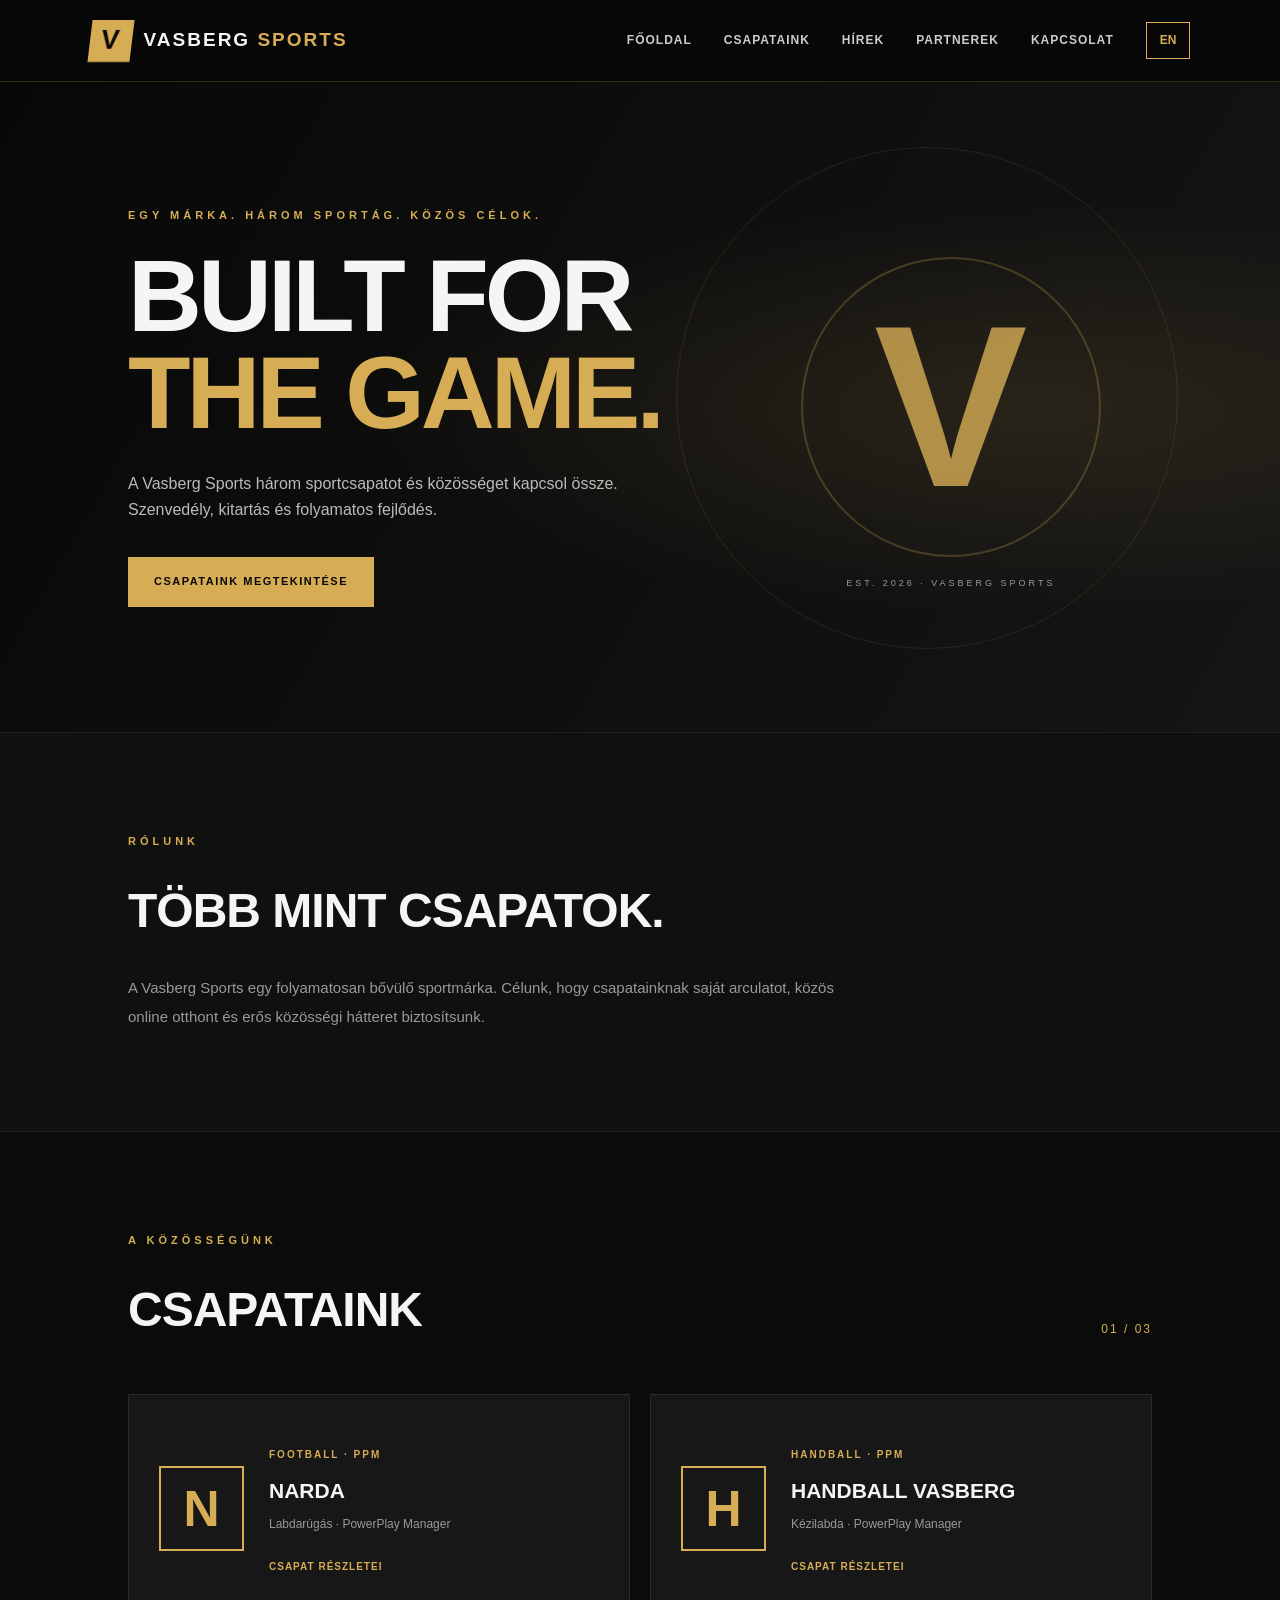
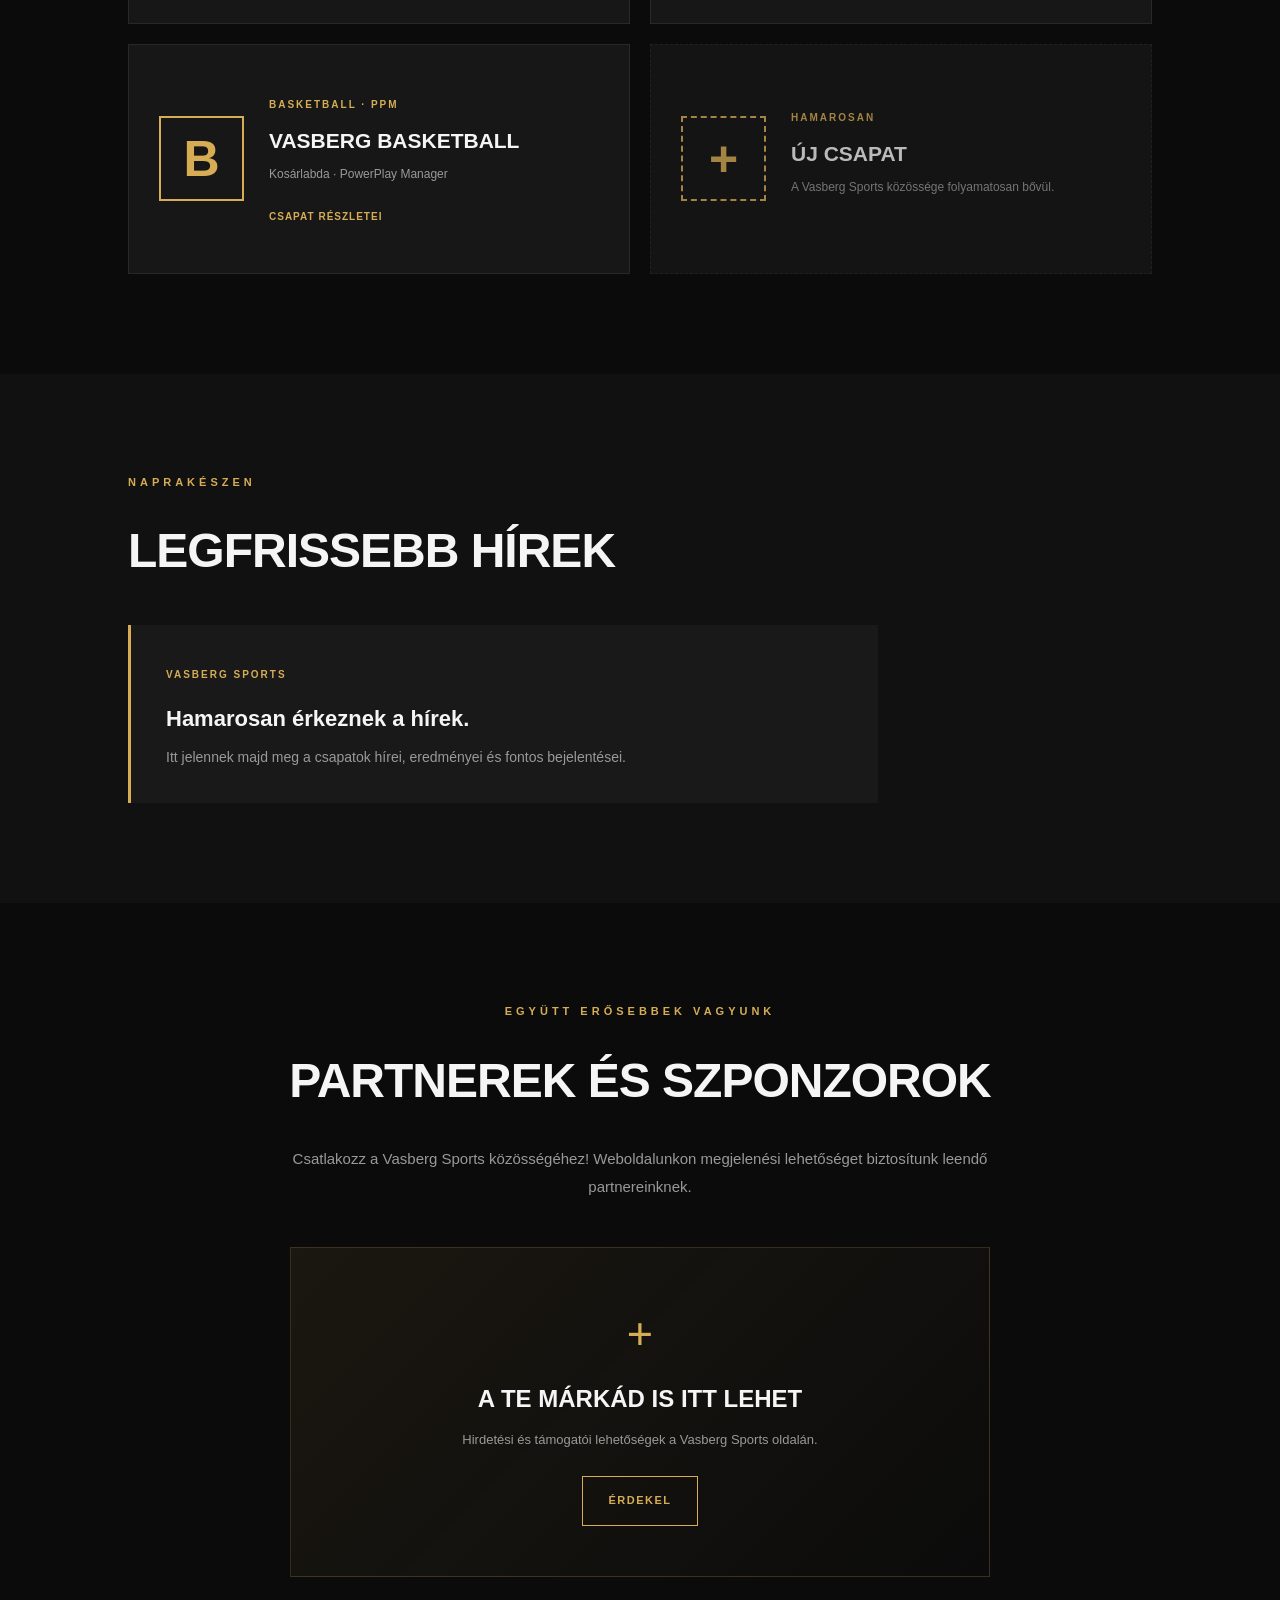
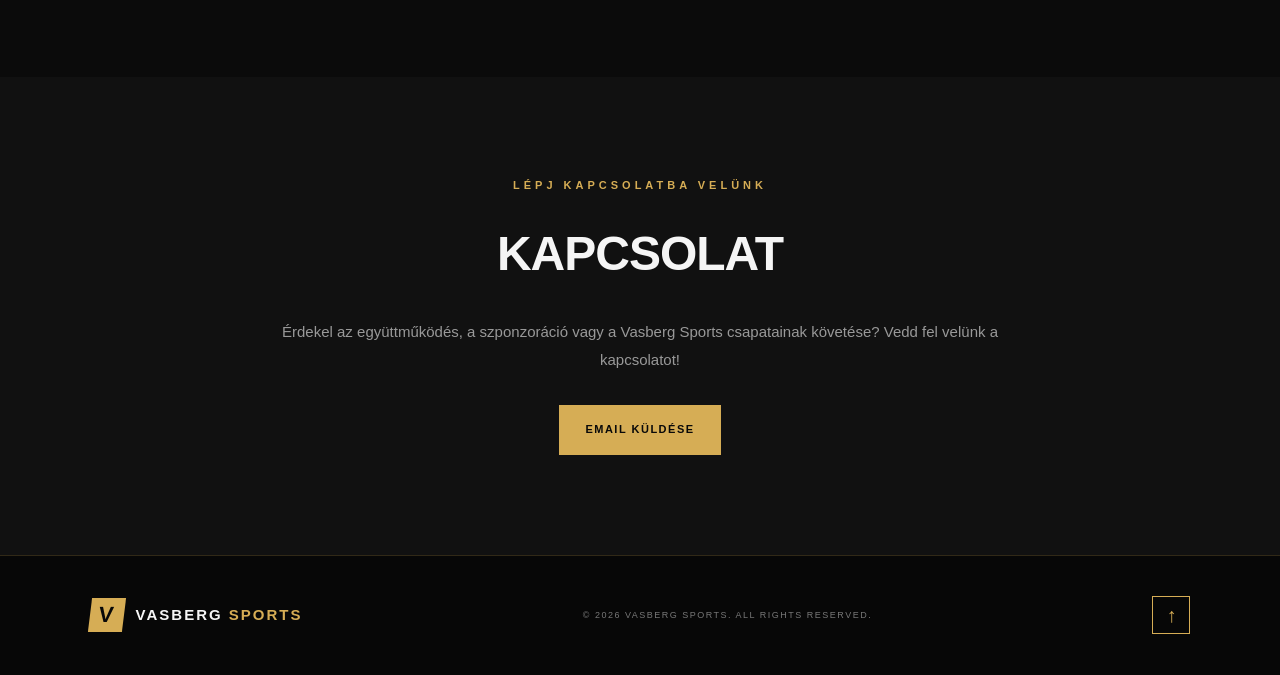
<file: index.html>
<!DOCTYPE html>
<html lang="hu">
<head>
  <meta charset="UTF-8">
  <meta name="viewport" content="width=device-width, initial-scale=1.0">
  <meta name="theme-color" content="#0b0b0b">
  <meta name="description" content="Vasberg Sports – Football, Handball and Basketball">
  <title>Vasberg Sports</title>
  <link rel="stylesheet" href="styles.css">
  <script src="script.js" defer></script>
</head>

 <script src="team-data.js"></script>
<body>

<header class="site-header">
  <a class="brand" href="index.html">
    <span class="brand-mark">V</span>
    <span>VASBERG <span class="gold">SPORTS</span></span>
  </a>

  <button class="menu-toggle" id="menuToggle" aria-label="Menu">☰</button>

  <nav class="nav" id="mainNav">
    <a href="#home" data-hu="Főoldal" data-en="Home">Főoldal</a>
    <a href="#clubs" data-hu="Csapataink" data-en="Our Clubs">Csapataink</a>
    <a href="#news" data-hu="Hírek" data-en="News">Hírek</a>
    <a href="#partners" data-hu="Partnerek" data-en="Partners">Partnerek</a>
    <a href="#contact" data-hu="Kapcsolat" data-en="Contact">Kapcsolat</a>
    <button class="language-toggle" id="languageToggle">EN</button>
  </nav>
</header>

<main>

<!-- HERO -->

<section class="hero" id="home">
  <div class="hero-content">
    <p class="eyebrow"
       data-hu="EGY MÁRKA. HÁROM SPORTÁG. KÖZÖS CÉLOK."
       data-en="ONE BRAND. THREE SPORTS. SHARED AMBITION.">
      EGY MÁRKA. HÁROM SPORTÁG. KÖZÖS CÉLOK.
    </p>

    <h1>BUILT FOR<br><span class="gold">THE GAME.</span></h1>

    <p class="hero-text"
       data-hu="A Vasberg Sports három sportcsapatot és közösséget kapcsol össze. Szenvedély, kitartás és folyamatos fejlődés."
       data-en="Vasberg Sports brings three sports teams and communities together. Passion, dedication and continuous progress.">
      A Vasberg Sports három sportcsapatot és közösséget kapcsol össze.
      Szenvedély, kitartás és folyamatos fejlődés.
    </p>

    <a class="button button-gold" href="#clubs"
       data-hu="CSAPATAINK MEGTEKINTÉSE"
       data-en="EXPLORE OUR TEAMS">
      CSAPATAINK MEGTEKINTÉSE
    </a>
  </div>

  <div class="hero-decoration">
    <span class="hero-v">V</span>
    <span class="hero-caption">EST. 2026 · VASBERG SPORTS</span>
  </div>
</section>

<!-- ABOUT -->

<section class="section intro" id="about">
  <p class="eyebrow" data-hu="RÓLUNK" data-en="WHO WE ARE">RÓLUNK</p>

  <h2 data-hu="TÖBB MINT CSAPATOK."
      data-en="MORE THAN JUST TEAMS.">
    TÖBB MINT CSAPATOK.
  </h2>

  <p class="section-text"
     data-hu="A Vasberg Sports egy folyamatosan bővülő sportmárka. Célunk, hogy csapatainknak saját arculatot, közös online otthont és erős közösségi hátteret biztosítsunk."
     data-en="Vasberg Sports is a growing sports brand. Our goal is to give our teams a shared online home, a distinctive identity and a strong community.">
    A Vasberg Sports egy folyamatosan bővülő sportmárka. Célunk, hogy
    csapatainknak saját arculatot, közös online otthont és erős közösségi hátteret biztosítsunk.
  </p>
</section>

<!-- CLUBS -->

<section class="section clubs-section" id="clubs">

  <div class="section-heading">
    <div>
      <p class="eyebrow" data-hu="A KÖZÖSSÉGÜNK" data-en="OUR COMMUNITY">
        A KÖZÖSSÉGÜNK
      </p>
      <h2 data-hu="CSAPATAINK" data-en="OUR CLUBS">CSAPATAINK</h2>
    </div>
    <span class="heading-number">01 / 03</span>
  </div>

  <div class="club-grid">

    <!-- NARDA FOOTBALL -->

    <article class="club-card">
      <div class="club-symbol">N</div>

      <div class="club-info">
        <span class="club-type">FOOTBALL · PPM</span>
        <h3>NARDA</h3>

        <p data-hu="Labdarúgás · PowerPlay Manager"
           data-en="Football · PowerPlay Manager">
          Labdarúgás · PowerPlay Manager
        </p>

        <a href="narda.html" class="text-link"
           data-hu="CSAPAT RÉSZLETEI"
           data-en="TEAM DETAILS">
          CSAPAT RÉSZLETEI ↗
        </a>
      </div>
    </article>

    <!-- HANDBALL VASBERG -->

    <article class="club-card">
      <div class="club-symbol">H</div>

      <div class="club-info">
        <span class="club-type">HANDBALL · PPM</span>
        <h3>HANDBALL VASBERG</h3>

        <p data-hu="Kézilabda · PowerPlay Manager"
           data-en="Handball · PowerPlay Manager">
          Kézilabda · PowerPlay Manager
        </p>

        <a href="handball.html" class="text-link"
           data-hu="CSAPAT RÉSZLETEI"
           data-en="TEAM DETAILS">
          CSAPAT RÉSZLETEI ↗
        </a>
      </div>
    </article>

    <!-- VASBERG BASKETBALL -->

    <article class="club-card">
      <div class="club-symbol">B</div>

      <div class="club-info">
        <span class="club-type">BASKETBALL · PPM</span>
        <h3>VASBERG BASKETBALL</h3>

        <p data-hu="Kosárlabda · PowerPlay Manager"
           data-en="Basketball · PowerPlay Manager">
          Kosárlabda · PowerPlay Manager
        </p>

        <a href="basketball.html" class="text-link"
           data-hu="CSAPAT RÉSZLETEI"
           data-en="TEAM DETAILS">
          CSAPAT RÉSZLETEI ↗
        </a>
      </div>
    </article>

    <!-- FUTURE TEAM -->

    <article class="club-card club-card-coming">
      <div class="club-symbol">+</div>

      <div class="club-info">
        <span class="club-type"
              data-hu="HAMAROSAN"
              data-en="COMING SOON">
          HAMAROSAN
        </span>

        <h3 data-hu="ÚJ CSAPAT" data-en="NEW TEAM">
          ÚJ CSAPAT
        </h3>

        <p data-hu="A Vasberg Sports közössége folyamatosan bővül."
           data-en="The Vasberg Sports community is growing.">
          A Vasberg Sports közössége folyamatosan bővül.
        </p>
      </div>
    </article>

  </div>
</section>

<!-- NEWS -->

<section class="section news-section" id="news">

  <p class="eyebrow" data-hu="NAPRAKÉSZEN" data-en="STAY UPDATED">
    NAPRAKÉSZEN
  </p>

  <h2 data-hu="LEGFRISSEBB HÍREK" data-en="LATEST NEWS">
    LEGFRISSEBB HÍREK
  </h2>

  <div class="news-placeholder">
    <span class="news-date">VASBERG SPORTS</span>

    <h3 data-hu="Hamarosan érkeznek a hírek."
        data-en="News and updates coming soon.">
      Hamarosan érkeznek a hírek.
    </h3>

    <p data-hu="Itt jelennek majd meg a csapatok hírei, eredményei és fontos bejelentései."
       data-en="Team news, results and important announcements will appear here.">
      Itt jelennek majd meg a csapatok hírei, eredményei és fontos bejelentései.
    </p>
  </div>
</section>

<!-- PARTNERS -->

<section class="section partners-section" id="partners">

  <p class="eyebrow"
     data-hu="EGYÜTT ERŐSEBBEK VAGYUNK"
     data-en="STRONGER TOGETHER">
    EGYÜTT ERŐSEBBEK VAGYUNK
  </p>

  <h2 data-hu="PARTNEREK ÉS SZPONZOROK"
      data-en="PARTNERS & SPONSORS">
    PARTNEREK ÉS SZPONZOROK
  </h2>

  <p class="section-text"
     data-hu="Csatlakozz a Vasberg Sports közösségéhez! Weboldalunkon megjelenési lehetőséget biztosítunk leendő partnereinknek."
     data-en="Join the Vasberg Sports community! We offer visibility opportunities for future partners on our website.">
    Csatlakozz a Vasberg Sports közösségéhez! Weboldalunkon megjelenési lehetőséget biztosítunk leendő partnereinknek.
  </p>

  <div class="sponsor-box">
    <span class="sponsor-plus">+</span>

    <h3 data-hu="A TE MÁRKÁD IS ITT LEHET"
        data-en="YOUR BRAND COULD BE HERE">
      A TE MÁRKÁD IS ITT LEHET
    </h3>

    <p data-hu="Hirdetési és támogatói lehetőségek a Vasberg Sports oldalán."
       data-en="Advertising and sponsorship opportunities with Vasberg Sports.">
      Hirdetési és támogatói lehetőségek a Vasberg Sports oldalán.
    </p>

    <a href="#contact" class="button button-outline"
       data-hu="ÉRDEKEL"
       data-en="GET IN TOUCH">
      ÉRDEKEL
    </a>
  </div>
</section>

<!-- CONTACT -->

<section class="section contact-section" id="contact">

  <p class="eyebrow"
     data-hu="LÉPJ KAPCSOLATBA VELÜNK"
     data-en="GET IN TOUCH">
    LÉPJ KAPCSOLATBA VELÜNK
  </p>

  <h2 data-hu="KAPCSOLAT" data-en="CONTACT">KAPCSOLAT</h2>

  <p class="section-text"
     data-hu="Érdekel az együttműködés, a szponzoráció vagy a Vasberg Sports csapatainak követése? Vedd fel velünk a kapcsolatot!"
     data-en="Interested in cooperation, sponsorship or following our teams? Get in touch with us!">
    Érdekel az együttműködés, a szponzoráció vagy a Vasberg Sports csapatainak követése? Vedd fel velünk a kapcsolatot!
  </p>

  <a class="button button-gold"
     href="mailto:contact@vasbergsports.com"
     data-hu="EMAIL KÜLDÉSE"
     data-en="SEND EMAIL">
    EMAIL KÜLDÉSE
  </a>

</section>

</main>

<!-- FOOTER -->

<footer class="site-footer">

  <a class="brand footer-brand" href="index.html">
    <span class="brand-mark">V</span>
    <span>VASBERG <span class="gold">SPORTS</span></span>
  </a>

  <p>© 2026 VASBERG SPORTS. ALL RIGHTS RESERVED.</p>

  <a href="#home" class="back-top">↑</a>

</footer>

</body>
</html>
</file>
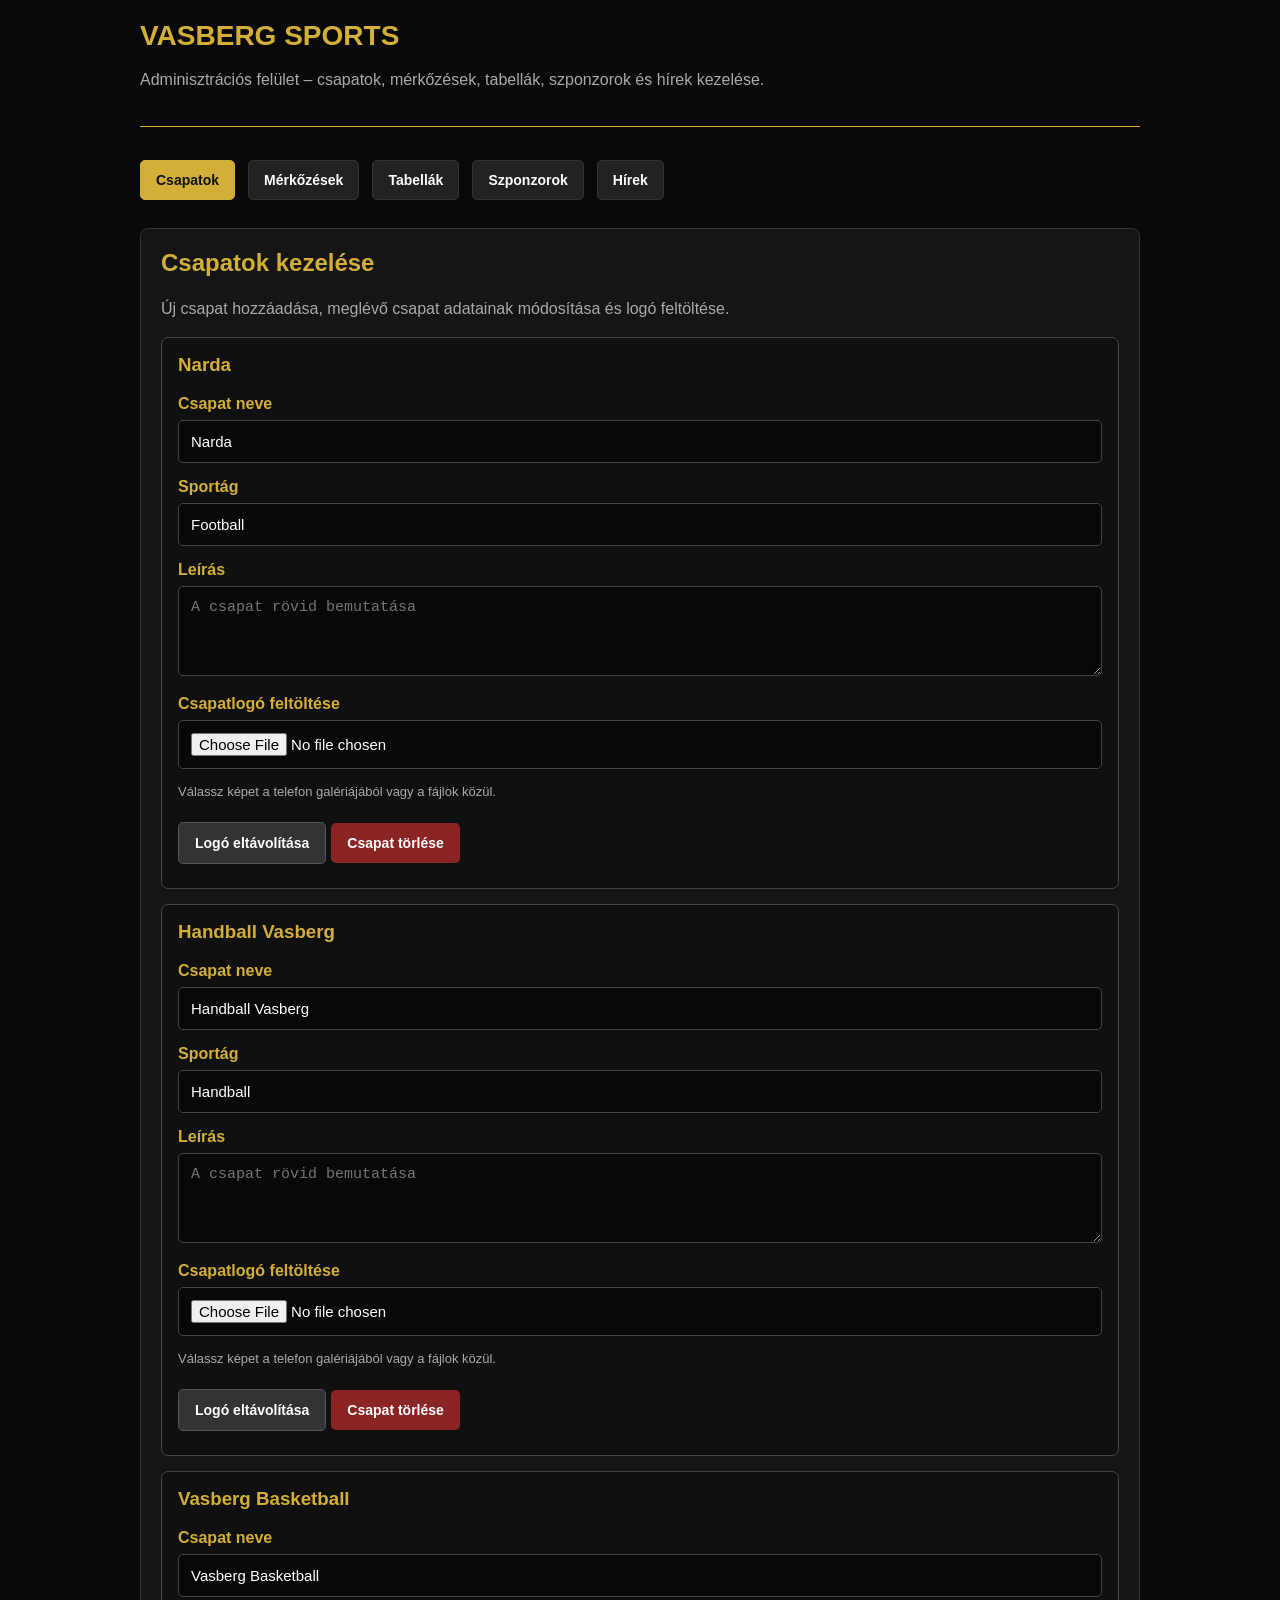
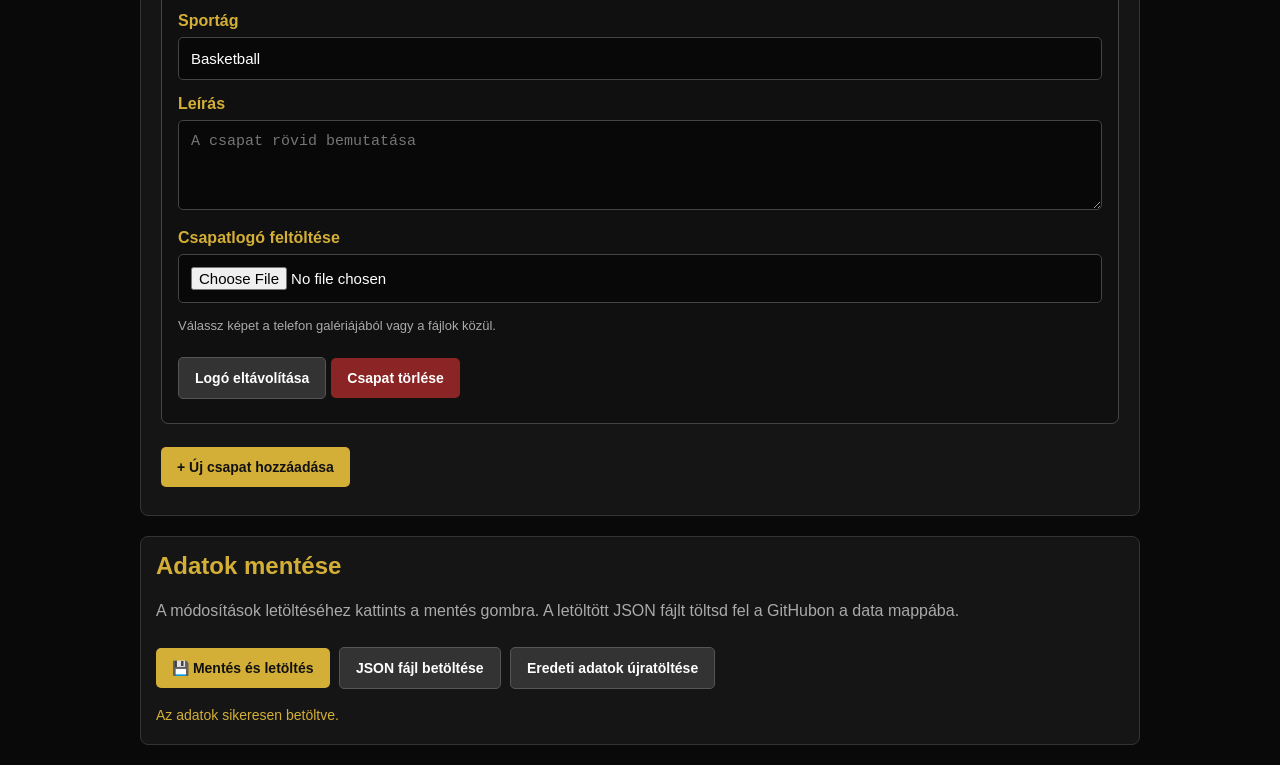
<file: admin.html>
<!DOCTYPE html>
<html lang="hu">
<head>
  <meta charset="UTF-8">
  <meta name="viewport" content="width=device-width, initial-scale=1.0">
  <title>Vasberg Sports – Admin</title>
  <style>
    :root {
      --gold: #d4af37;
      --bg: #090909;
      --panel: #151515;
      --border: #333;
      --text: #f5f5f5;
      --muted: #aaa;
    }

    * {
      box-sizing: border-box;
    }

    body {
      margin: 0;
      padding: 20px;
      background: var(--bg);
      color: var(--text);
      font-family: Arial, sans-serif;
    }

    .container {
      max-width: 1000px;
      margin: 0 auto;
    }

    header {
      margin-bottom: 25px;
      border-bottom: 1px solid var(--gold);
      padding-bottom: 18px;
    }

    h1 {
      color: var(--gold);
      margin: 0 0 8px;
      font-size: 28px;
    }

    h2 {
      color: var(--gold);
      margin-top: 0;
    }

    p {
      color: var(--muted);
      line-height: 1.5;
    }

    .tabs {
      display: flex;
      flex-wrap: wrap;
      gap: 8px;
      margin-bottom: 20px;
    }

    .tab {
      background: #222;
      color: white;
      border: 1px solid var(--border);
      padding: 11px 15px;
      cursor: pointer;
      border-radius: 5px;
      font-weight: bold;
    }

    .tab.active {
      background: var(--gold);
      color: #111;
      border-color: var(--gold);
    }

    .panel {
      display: none;
      background: var(--panel);
      border: 1px solid var(--border);
      border-radius: 8px;
      padding: 20px;
      margin-bottom: 20px;
    }

    .panel.active {
      display: block;
    }

    label {
      display: block;
      margin: 15px 0 7px;
      font-weight: bold;
      color: var(--gold);
    }

    input, textarea, select {
      width: 100%;
      padding: 12px;
      background: #080808;
      color: white;
      border: 1px solid #444;
      border-radius: 5px;
      font-size: 15px;
    }

    textarea {
      min-height: 250px;
      resize: vertical;
      font-family: monospace;
    }

    button, .button {
      display: inline-block;
      background: var(--gold);
      color: #111;
      border: 0;
      padding: 12px 16px;
      border-radius: 5px;
      font-weight: bold;
      cursor: pointer;
      margin: 8px 5px 8px 0;
      font-size: 14px;
      text-align: center;
    }

    button.secondary, .button.secondary {
      background: #333;
      color: white;
      border: 1px solid #555;
    }

    button.danger {
      background: #8b2525;
      color: white;
    }

    .team-card {
      border: 1px solid #444;
      border-radius: 7px;
      padding: 16px;
      margin: 15px 0;
      background: #101010;
    }

    .team-card h3 {
      color: var(--gold);
      margin-top: 0;
    }

    .logo-preview {
      display: block;
      max-width: 180px;
      max-height: 150px;
      object-fit: contain;
      margin-top: 12px;
      background: #222;
      padding: 8px;
      border-radius: 5px;
    }

    .actions {
      display: flex;
      flex-wrap: wrap;
      gap: 5px;
      margin-top: 15px;
    }

    .toolbar {
      background: #151515;
      border: 1px solid var(--border);
      border-radius: 8px;
      padding: 15px;
      margin-top: 20px;
    }

    .status {
      color: var(--gold);
      min-height: 22px;
      margin-top: 10px;
      font-size: 14px;
    }

    .hint {
      font-size: 13px;
      color: var(--muted);
    }

    @media (max-width: 600px) {
      body {
        padding: 12px;
      }

      h1 {
        font-size: 23px;
      }

      .panel {
        padding: 14px;
      }

      .tab {
        flex: 1 1 40%;
      }

      button, .button {
        width: 100%;
        margin: 6px 0;
      }
    }
  </style>
</head>

<body>
  <div class="container">

    <header>
      <h1>VASBERG SPORTS</h1>
      <p>Adminisztrációs felület – csapatok, mérkőzések, tabellák, szponzorok és hírek kezelése.</p>
    </header>

    <div class="tabs">
      <button class="tab active" data-tab="teams">Csapatok</button>
      <button class="tab" data-tab="matches">Mérkőzések</button>
      <button class="tab" data-tab="standings">Tabellák</button>
      <button class="tab" data-tab="sponsors">Szponzorok</button>
      <button class="tab" data-tab="news">Hírek</button>
    </div>

    <section class="panel active" id="teams">
      <h2>Csapatok kezelése</h2>
      <p>Új csapat hozzáadása, meglévő csapat adatainak módosítása és logó feltöltése.</p>

      <div id="teamList"></div>

      <button id="addTeam">+ Új csapat hozzáadása</button>
    </section>

    <section class="panel" id="matches">
      <h2>Mérkőzések</h2>
      <p class="hint">A mérkőzések adatait JSON formátumban szerkesztheted.</p>
      <textarea id="matchesEditor"></textarea>
      <button onclick="applySection('matches')">Módosítások alkalmazása</button>
    </section>

    <section class="panel" id="standings">
      <h2>Tabellák</h2>
      <p class="hint">A tabellák adatait JSON formátumban szerkesztheted.</p>
      <textarea id="standingsEditor"></textarea>
      <button onclick="applySection('standings')">Módosítások alkalmazása</button>
    </section>

    <section class="panel" id="sponsors">
      <h2>Szponzorok</h2>
      <p class="hint">A szponzorok adatait JSON formátumban szerkesztheted.</p>
      <textarea id="sponsorsEditor"></textarea>
      <button onclick="applySection('sponsors')">Módosítások alkalmazása</button>
    </section>

    <section class="panel" id="news">
      <h2>Hírek</h2>
      <p class="hint">A hírek adatait JSON formátumban szerkesztheted.</p>
      <textarea id="newsEditor"></textarea>
      <button onclick="applySection('news')">Módosítások alkalmazása</button>
    </section>

    <div class="toolbar">
      <h2>Adatok mentése</h2>
      <p>
        A módosítások letöltéséhez kattints a mentés gombra.
        A letöltött JSON fájlt töltsd fel a GitHubon a data mappába.
      </p>

      <button id="download">💾 Mentés és letöltés</button>

      <label class="button secondary" for="upload">JSON fájl betöltése</label>
      <input id="upload" type="file" accept=".json,application/json" style="display:none">

      <button id="reload" class="secondary">Eredeti adatok újratöltése</button>

      <div class="status" id="status"></div>
    </div>

  </div>

  <script>
    let siteData = {
      teams: [
        {
          id: "narda",
          name: "Narda",
          sport: "Football",
          description: "",
          logo: ""
        },
        {
          id: "handball-vasberg",
          name: "Handball Vasberg",
          sport: "Handball",
          description: "",
          logo: ""
        },
        {
          id: "vasberg-basketball",
          name: "Vasberg Basketball",
          sport: "Basketball",
          description: "",
          logo: ""
        }
      ],
      matches: [],
      standings: [],
      sponsors: [],
      news: []
    };

    const statusBox = document.getElementById("status");

    function showStatus(message) {
      statusBox.textContent = message;
    }

    function createId(name) {
      return name
        .toLowerCase()
        .trim()
        .replace(/[^a-z0-9]+/g, "-")
        .replace(/^-|-$/g, "") || "team-" + Date.now();
    }

    async function loadData() {
      try {
        const response = await fetch("data/site-data.json", {
          cache: "no-store"
        });

        if (!response.ok) {
          throw new Error("Nem sikerült betölteni az adatfájlt.");
        }

        const loadedData = await response.json();

        siteData = {
          teams: Array.isArray(loadedData.teams) ? loadedData.teams : [],
          matches: Array.isArray(loadedData.matches) ? loadedData.matches : [],
          standings: Array.isArray(loadedData.standings) ? loadedData.standings : [],
          sponsors: Array.isArray(loadedData.sponsors) ? loadedData.sponsors : [],
          news: Array.isArray(loadedData.news) ? loadedData.news : []
        };

        showStatus("Az adatok sikeresen betöltve.");
      } catch (error) {
        console.warn(error);
        showStatus("Az alapértelmezett adatok használatban vannak. Ellenőrizd a data/site-data.json fájlt.");
      }

      renderTeams();
      renderEditors();
    }

    function renderTeams() {
      const list = document.getElementById("teamList");
      list.innerHTML = "";

      siteData.teams.forEach((team, index) => {
        const card = document.createElement("div");
        card.className = "team-card";

        const heading = document.createElement("h3");
        heading.textContent = team.name || "Új csapat";
        card.appendChild(heading);

        const nameLabel = document.createElement("label");
        nameLabel.textContent = "Csapat neve";
        card.appendChild(nameLabel);

        const nameInput = document.createElement("input");
        nameInput.type = "text";
        nameInput.value = team.name || "";
        nameInput.placeholder = "Csapat neve";
        nameInput.addEventListener("input", () => {
          team.name = nameInput.value;
          heading.textContent = team.name || "Új csapat";
          if (!team.id || team.id.startsWith("team-")) {
            team.id = createId(team.name);
          }
        });
        card.appendChild(nameInput);

        const sportLabel = document.createElement("label");
        sportLabel.textContent = "Sportág";
        card.appendChild(sportLabel);

        const sportInput = document.createElement("input");
        sportInput.type = "text";
        sportInput.value = team.sport || "";
        sportInput.placeholder = "Például: Football";
        sportInput.addEventListener("input", () => {
          team.sport = sportInput.value;
        });
        card.appendChild(sportInput);

        const descriptionLabel = document.createElement("label");
        descriptionLabel.textContent = "Leírás";
        card.appendChild(descriptionLabel);

        const descriptionInput = document.createElement("textarea");
        descriptionInput.style.minHeight = "90px";
        descriptionInput.value = team.description || "";
        descriptionInput.placeholder = "A csapat rövid bemutatása";
        descriptionInput.addEventListener("input", () => {
          team.description = descriptionInput.value;
        });
        card.appendChild(descriptionInput);

        const logoLabel = document.createElement("label");
        logoLabel.textContent = "Csapatlogó feltöltése";
        card.appendChild(logoLabel);

        const fileInput = document.createElement("input");
        fileInput.type = "file";
        fileInput.accept = "image/*";

        const fileHint = document.createElement("p");
        fileHint.className = "hint";
        fileHint.textContent = "Válassz képet a telefon galériájából vagy a fájlok közül.";

        card.appendChild(fileInput);
        card.appendChild(fileHint);

        const preview = document.createElement("img");
        preview.className = "logo-preview";
        preview.alt = "Csapatlogó előnézete";
        preview.style.display = team.logo ? "block" : "none";

        if (team.logo) {
          preview.src = team.logo;
        }

        card.appendChild(preview);

        fileInput.addEventListener("change", async () => {
          const file = fileInput.files && fileInput.files[0];

          if (!file) return;

          if (!file.type.startsWith("image/")) {
            alert("Kérlek, képfájlt válassz.");
            fileInput.value = "";
            return;
          }

          try {
            showStatus("A logó feldolgozása folyamatban...");

            const compressedImage = await compressImage(file);

            team.logo = compressedImage;
            preview.src = compressedImage;
            preview.style.display = "block";

            showStatus("A logó sikeresen feltöltve. A végleges mentéshez kattints a Mentés és letöltés gombra.");
          } catch (error) {
            console.error(error);
            alert("Nem sikerült feldolgozni a képet.");
          }
        });

        const removeLogoButton = document.createElement("button");
        removeLogoButton.className = "secondary";
        removeLogoButton.textContent = "Logó eltávolítása";

        removeLogoButton.addEventListener("click", () => {
          team.logo = "";
          preview.removeAttribute("src");
          preview.style.display = "none";
          fileInput.value = "";
          showStatus("A logó eltávolítva. Mentsd le a módosított adatokat.");
        });

        card.appendChild(removeLogoButton);

        const deleteButton = document.createElement("button");
        deleteButton.className = "danger";
        deleteButton.textContent = "Csapat törlése";

        deleteButton.addEventListener("click", () => {
          if (!confirm("Biztosan törlöd ezt a csapatot?")) return;

          siteData.teams.splice(index, 1);
          renderTeams();
          showStatus("A csapat törölve. A végleges mentéshez töltsd le a JSON fájlt.");
        });

        card.appendChild(deleteButton);
        list.appendChild(card);
      });
    }

    function compressImage(file) {
      return new Promise((resolve, reject) => {
        const reader = new FileReader();

        reader.onload = () => {
          const image = new Image();

          image.onload = () => {
            const maxSize = 700;
            let width = image.width;
            let height = image.height;

            if (width > height && width > maxSize) {
              height = Math.round(height * maxSize / width);
              width = maxSize;
            } else if (height > maxSize) {
              width = Math.round(width * maxSize / height);
              height = maxSize;
            }

            const canvas = document.createElement("canvas");
            canvas.width = width;
            canvas.height = height;

            const context = canvas.getContext("2d");

            if (!context) {
              reject(new Error("Nem sikerült feldolgozni a képet."));
              return;
            }

            context.drawImage(image, 0, 0, width, height);

            resolve(canvas.toDataURL("image/jpeg", 0.78));
          };

          image.onerror = () => reject(new Error("Nem olvasható a kép."));
          image.src = reader.result;
        };

        reader.onerror = () => reject(new Error("Nem sikerült beolvasni a fájlt."));
        reader.readAsDataURL(file);
      });
    }

    document.getElementById("addTeam").addEventListener("click", () => {
      siteData.teams.push({
        id: "team-" + Date.now(),
        name: "",
        sport: "",
        description: "",
        logo: ""
      });

      renderTeams();
      showStatus("Új csapat hozzáadva.");
    });

    function renderEditors() {
      ["matches", "standings", "sponsors", "news"].forEach(section => {
        document.getElementById(section + "Editor").value =
          JSON.stringify(siteData[section], null, 2);
      });
    }

    function applySection(section) {
      const editor = document.getElementById(section + "Editor");

      try {
        const parsed = JSON.parse(editor.value);

        if (!Array.isArray(parsed)) {
          throw new Error("A megadott adatnak JSON tömbnek kell lennie.");
        }

        siteData[section] = parsed;
        showStatus("A(z) " + section + " módosításai alkalmazva.");
      } catch (error) {
        alert("Hibás JSON formátum: " + error.message);
      }
    }

    document.querySelectorAll(".tab").forEach(button => {
      button.addEventListener("click", () => {
        document.querySelectorAll(".tab").forEach(tab => {
          tab.classList.remove("active");
        });

        document.querySelectorAll(".panel").forEach(panel => {
          panel.classList.remove("active");
        });

        button.classList.add("active");
        document.getElementById(button.dataset.tab).classList.add("active");
      });
    });

    document.getElementById("download").addEventListener("click", () => {
      const json = JSON.stringify(siteData, null, 2);
      const blob = new Blob([json], {
        type: "application/json"
      });

      const url = URL.createObjectURL(blob);
      const link = document.createElement("a");

      link.href = url;
      link.download = "site-data.json";
      document.body.appendChild(link);
      link.click();
      link.remove();

      URL.revokeObjectURL(url);

      showStatus("A site-data.json letöltése elindult. Töltsd fel a GitHub data mappájába.");
    });

    document.getElementById("upload").addEventListener("change", async event => {
      const file = event.target.files && event.target.files[0];

      if (!file) return;

      try {
        const content = await file.text();
        const imported = JSON.parse(content);

        if (!imported || typeof imported !== "object") {
          throw new Error("Érvénytelen adatfájl.");
        }

        siteData = {
          teams: Array.isArray(imported.teams) ? imported.teams : [],
          matches: Array.isArray(imported.matches) ? imported.matches : [],
          standings: Array.isArray(imported.standings) ? imported.standings : [],
          sponsors: Array.isArray(imported.sponsors) ? imported.sponsors : [],
          news: Array.isArray(imported.news) ? imported.news : []
        };

        renderTeams();
        renderEditors();

        showStatus("A JSON fájl sikeresen betöltve.");
      } catch (error) {
        alert("Nem sikerült betölteni a JSON fájlt: " + error.message);
      }

      event.target.value = "";
    });

    document.getElementById("reload").addEventListener("click", () => {
      if (!confirm("Biztosan újratöltöd az eredeti GitHub-adatokat? A még le nem mentett módosítások elveszhetnek.")) {
        return;
      }

      loadData();
    });

    loadData();
  </script>
</body>
</html>
</file>
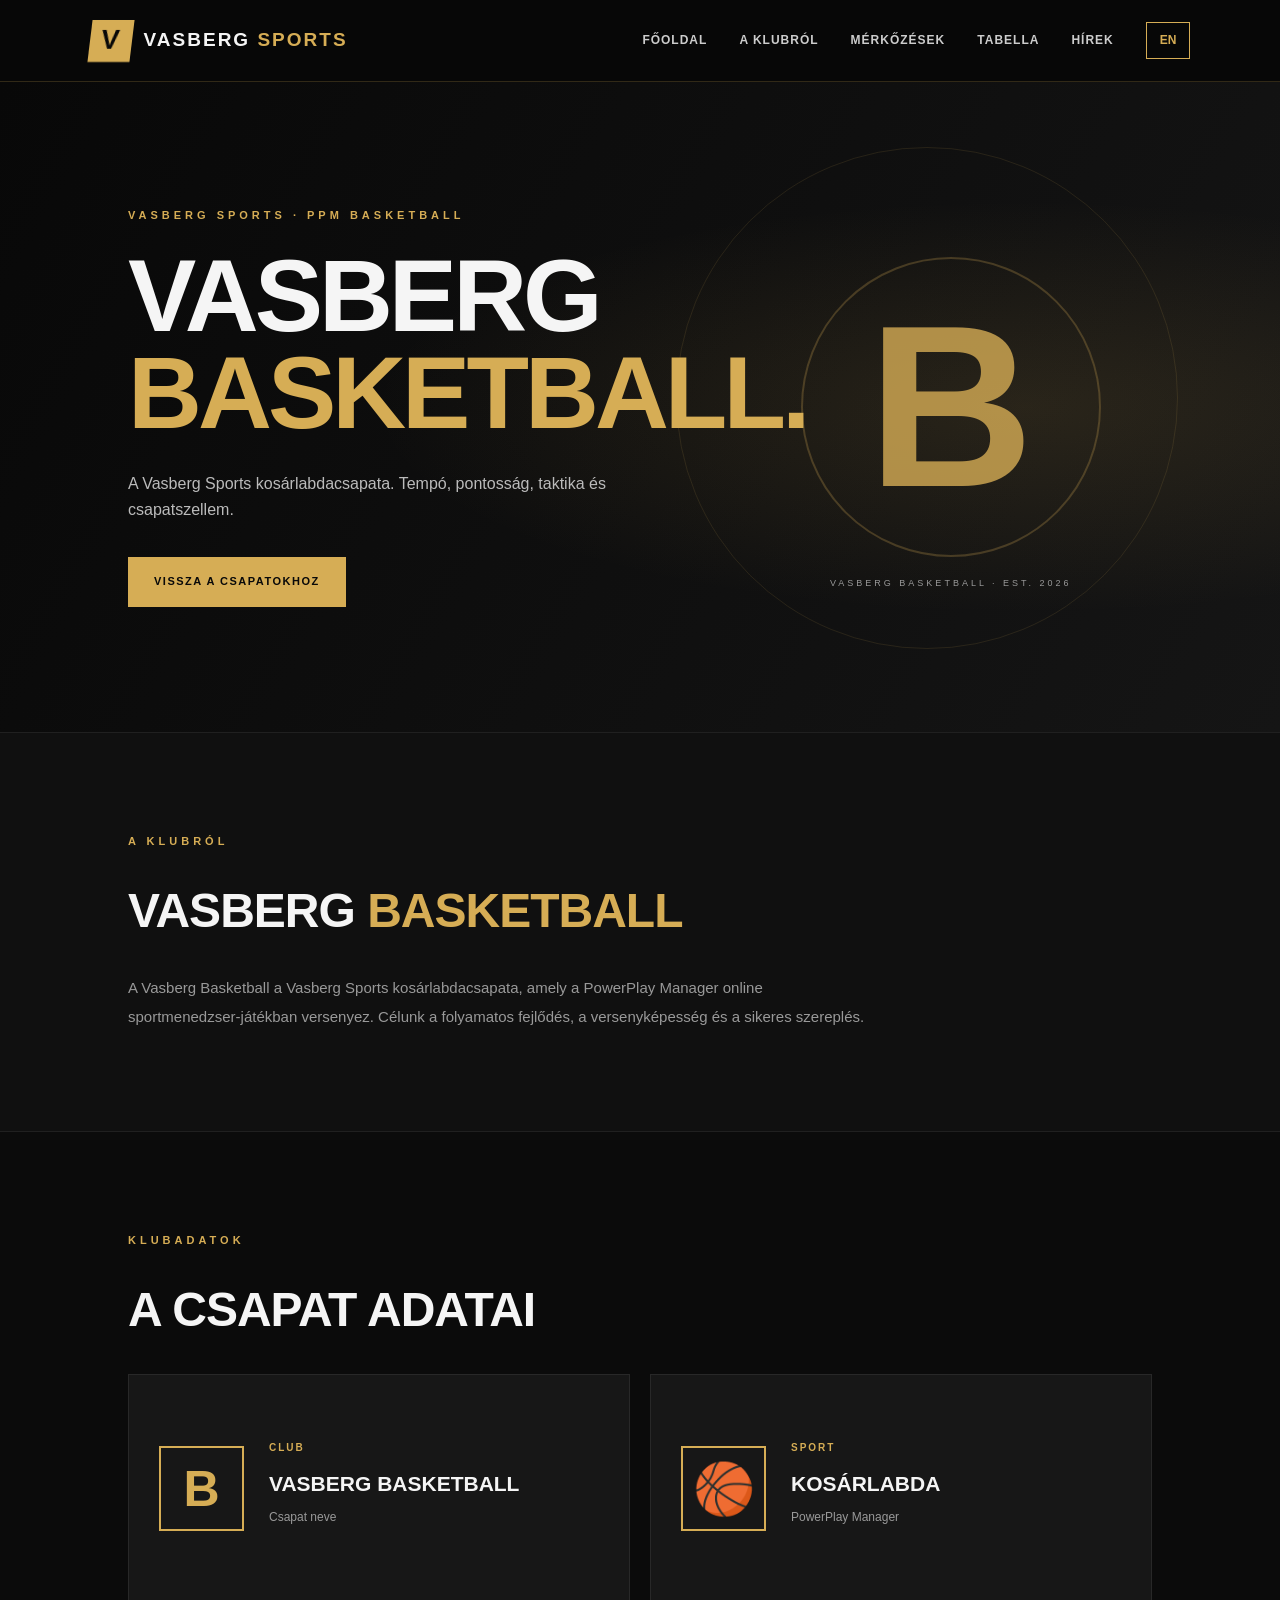
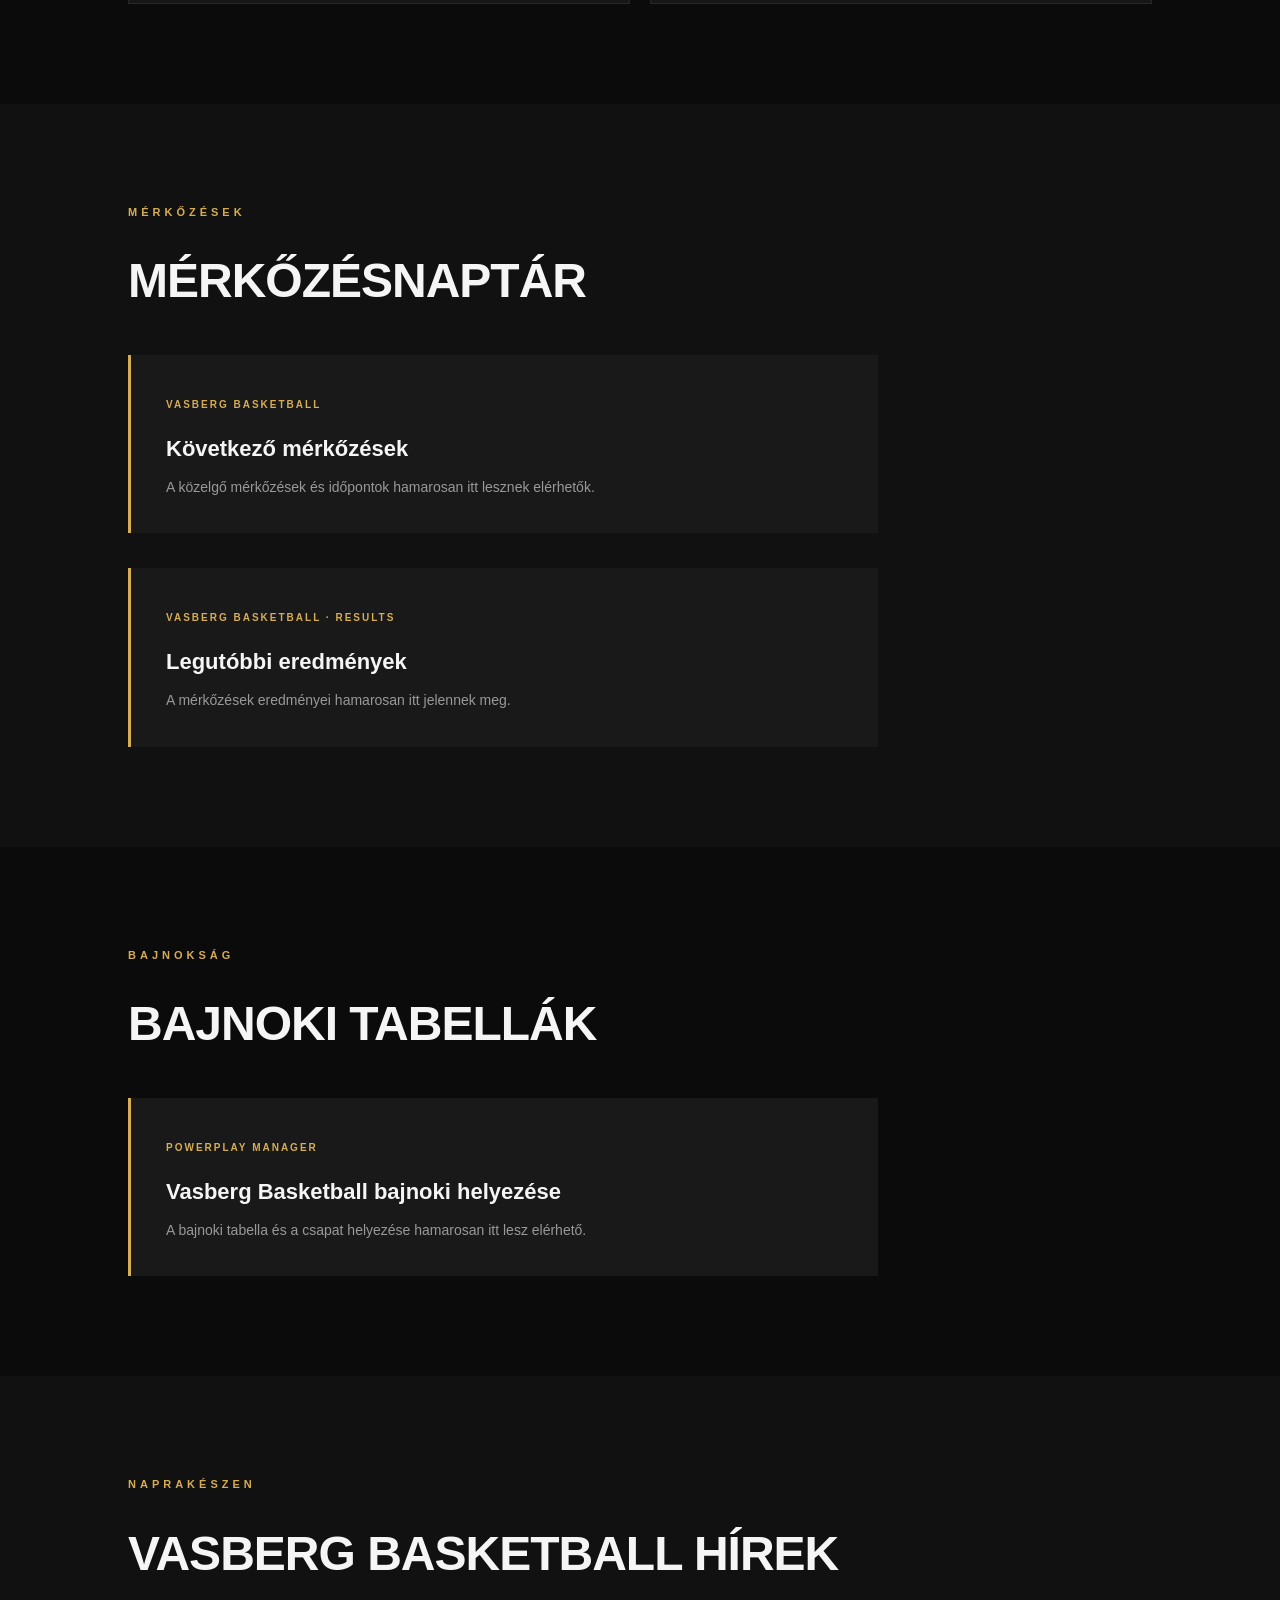
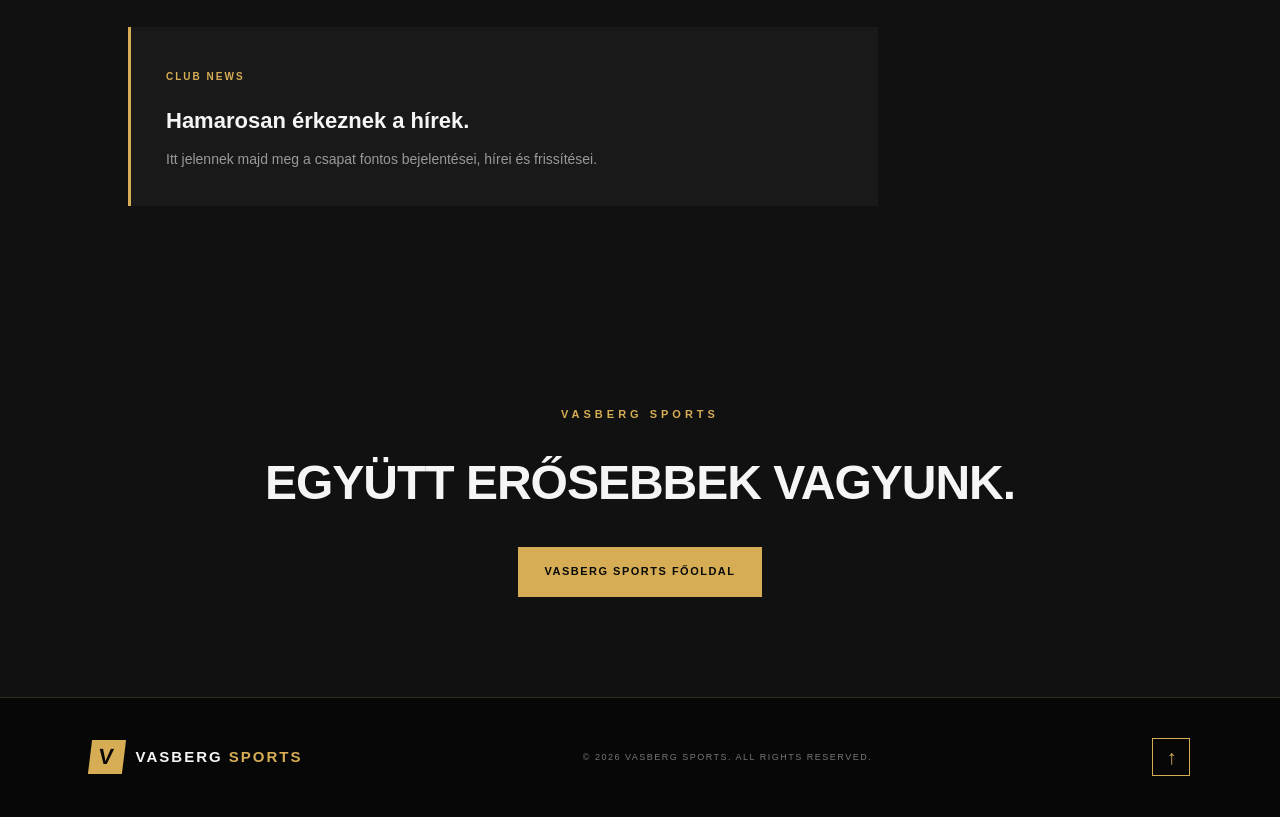
<file: basketball.html>
<!DOCTYPE html>
<html lang="hu">
<head>
  <meta charset="UTF-8">
  <meta name="viewport" content="width=device-width, initial-scale=1.0">
  <meta name="theme-color" content="#0b0b0b">
  <meta name="description" content="Vasberg Basketball – Vasberg Sports">
  <title>Vasberg Basketball | Vasberg Sports</title>

  <link rel="stylesheet" href="styles.css">
  <script src="script.js" defer></script>
</head>


<script src="team-data.js"></script>
  
<body>

<header class="site-header">
  <a class="brand" href="index.html">
    <span class="brand-mark">V</span>
    <span>VASBERG <span class="gold">SPORTS</span></span>
  </a>

  <button class="menu-toggle" id="menuToggle" aria-label="Menu">☰</button>

  <nav class="nav" id="mainNav">
    <a href="index.html" data-hu="Főoldal" data-en="Home">Főoldal</a>
    <a href="#club" data-hu="A klubról" data-en="About">A klubról</a>
    <a href="#matches" data-hu="Mérkőzések" data-en="Matches">Mérkőzések</a>
    <a href="#standings" data-hu="Tabella" data-en="Standings">Tabella</a>
    <a href="#news" data-hu="Hírek" data-en="News">Hírek</a>
    <button class="language-toggle" id="languageToggle">EN</button>
  </nav>
</header>

<main>

<!-- HERO -->

<section class="hero team-hero" id="home">
  <div class="hero-content">

    <p class="eyebrow">VASBERG SPORTS · PPM BASKETBALL</p>

    <h1>VASBERG<br><span class="gold">BASKETBALL.</span></h1>

    <p class="hero-text"
       data-hu="A Vasberg Sports kosárlabdacsapata. Tempó, pontosság, taktika és csapatszellem."
       data-en="The basketball team of Vasberg Sports. Pace, precision, tactics and teamwork.">
      A Vasberg Sports kosárlabdacsapata. Tempó, pontosság, taktika és csapatszellem.
    </p>

    <a href="index.html#clubs" class="button button-gold"
       data-hu="VISSZA A CSAPATOKHOZ"
       data-en="BACK TO OUR CLUBS">
      VISSZA A CSAPATOKHOZ
    </a>

  </div>

  <div class="hero-decoration">
    <span class="hero-v">B</span>
    <span class="hero-caption">VASBERG BASKETBALL · EST. 2026</span>
  </div>
</section>

<!-- ABOUT -->

<section class="section intro" id="club">

  <p class="eyebrow" data-hu="A KLUBRÓL" data-en="ABOUT THE CLUB">
    A KLUBRÓL
  </p>

  <h2>VASBERG <span class="gold">BASKETBALL</span></h2>

  <p class="section-text"
     data-hu="A Vasberg Basketball a Vasberg Sports kosárlabdacsapata, amely a PowerPlay Manager online sportmenedzser-játékban versenyez. Célunk a folyamatos fejlődés, a versenyképesség és a sikeres szereplés."
     data-en="Vasberg Basketball is the basketball team of Vasberg Sports, competing in the PowerPlay Manager online sports management game. Our goals are continuous development, competitiveness and success.">
    A Vasberg Basketball a Vasberg Sports kosárlabdacsapata, amely a PowerPlay Manager online sportmenedzser-játékban versenyez. Célunk a folyamatos fejlődés, a versenyképesség és a sikeres szereplés.
  </p>

</section>

<!-- CLUB INFORMATION -->

<section class="section">

  <p class="eyebrow" data-hu="KLUBADATOK" data-en="CLUB INFORMATION">
    KLUBADATOK
  </p>

  <h2 data-hu="A CSAPAT ADATAI" data-en="TEAM INFORMATION">
    A CSAPAT ADATAI
  </h2>

  <div class="club-grid">

    <article class="club-card">
      <div class="club-symbol">B</div>
      <div class="club-info">
        <span class="club-type">CLUB</span>
        <h3>VASBERG BASKETBALL</h3>
        <p data-hu="Csapat neve" data-en="Team name">Csapat neve</p>
      </div>
    </article>

    <article class="club-card">
      <div class="club-symbol">🏀</div>
      <div class="club-info">
        <span class="club-type">SPORT</span>
        <h3 data-hu="KOSÁRLABDA" data-en="BASKETBALL">KOSÁRLABDA</h3>
        <p>PowerPlay Manager</p>
      </div>
    </article>

  </div>

</section>

<!-- MATCHES -->

<section class="section news-section" id="matches">

  <p class="eyebrow" data-hu="MÉRKŐZÉSEK" data-en="MATCHES">
    MÉRKŐZÉSEK
  </p>

  <h2 data-hu="MÉRKŐZÉSNAPTÁR" data-en="MATCH SCHEDULE">
    MÉRKŐZÉSNAPTÁR
  </h2>

  <div class="news-placeholder">

    <span class="news-date">VASBERG BASKETBALL</span>

    <h3 data-hu="Következő mérkőzések"
        data-en="Upcoming matches">
      Következő mérkőzések
    </h3>

    <p data-hu="A közelgő mérkőzések és időpontok hamarosan itt lesznek elérhetők."
       data-en="Upcoming matches and fixtures will be published here soon.">
      A közelgő mérkőzések és időpontok hamarosan itt lesznek elérhetők.
    </p>

  </div>

  <div class="news-placeholder">

    <span class="news-date">VASBERG BASKETBALL · RESULTS</span>

    <h3 data-hu="Legutóbbi eredmények"
        data-en="Latest results">
      Legutóbbi eredmények
    </h3>

    <p data-hu="A mérkőzések eredményei hamarosan itt jelennek meg."
       data-en="Match results will be displayed here soon.">
      A mérkőzések eredményei hamarosan itt jelennek meg.
    </p>

  </div>

</section>

<!-- STANDINGS -->

<section class="section" id="standings">

  <p class="eyebrow" data-hu="BAJNOKSÁG" data-en="LEAGUE">
    BAJNOKSÁG
  </p>

  <h2 data-hu="BAJNOKI TABELLÁK"
      data-en="LEAGUE STANDINGS">
    BAJNOKI TABELLÁK
  </h2>

  <div class="news-placeholder">

    <span class="news-date">POWERPLAY MANAGER</span>

    <h3 data-hu="Vasberg Basketball bajnoki helyezése"
        data-en="Vasberg Basketball league position">
      Vasberg Basketball bajnoki helyezése
    </h3>

    <p data-hu="A bajnoki tabella és a csapat helyezése hamarosan itt lesz elérhető."
       data-en="League standings and the team's position will be available here soon.">
      A bajnoki tabella és a csapat helyezése hamarosan itt lesz elérhető.
    </p>

  </div>

</section>

<!-- NEWS -->

<section class="section news-section" id="news">

  <p class="eyebrow" data-hu="NAPRAKÉSZEN" data-en="STAY UPDATED">
    NAPRAKÉSZEN
  </p>

  <h2 data-hu="VASBERG BASKETBALL HÍREK"
      data-en="VASBERG BASKETBALL NEWS">
    VASBERG BASKETBALL HÍREK
  </h2>

  <div class="news-placeholder">

    <span class="news-date">CLUB NEWS</span>

    <h3 data-hu="Hamarosan érkeznek a hírek."
        data-en="News coming soon.">
      Hamarosan érkeznek a hírek.
    </h3>

    <p data-hu="Itt jelennek majd meg a csapat fontos bejelentései, hírei és frissítései."
       data-en="Important team announcements, news and updates will appear here soon.">
      Itt jelennek majd meg a csapat fontos bejelentései, hírei és frissítései.
    </p>

  </div>

</section>

<!-- BACK TO HOME -->

<section class="section contact-section">

  <p class="eyebrow">VASBERG SPORTS</p>

  <h2 data-hu="EGYÜTT ERŐSEBBEK VAGYUNK."
      data-en="STRONGER TOGETHER.">
    EGYÜTT ERŐSEBBEK VAGYUNK.
  </h2>

  <a href="index.html" class="button button-gold"
     data-hu="VASBERG SPORTS FŐOLDAL"
     data-en="VASBERG SPORTS HOME">
    VASBERG SPORTS FŐOLDAL
  </a>

</section>

</main>

<footer class="site-footer">

  <a class="brand footer-brand" href="index.html">
    <span class="brand-mark">V</span>
    <span>VASBERG <span class="gold">SPORTS</span></span>
  </a>

  <p>© 2026 VASBERG SPORTS · VASBERG BASKETBALL</p>

  <a href="#home" class="back-top">↑</a>

</footer>

</body>
</html>
</file>
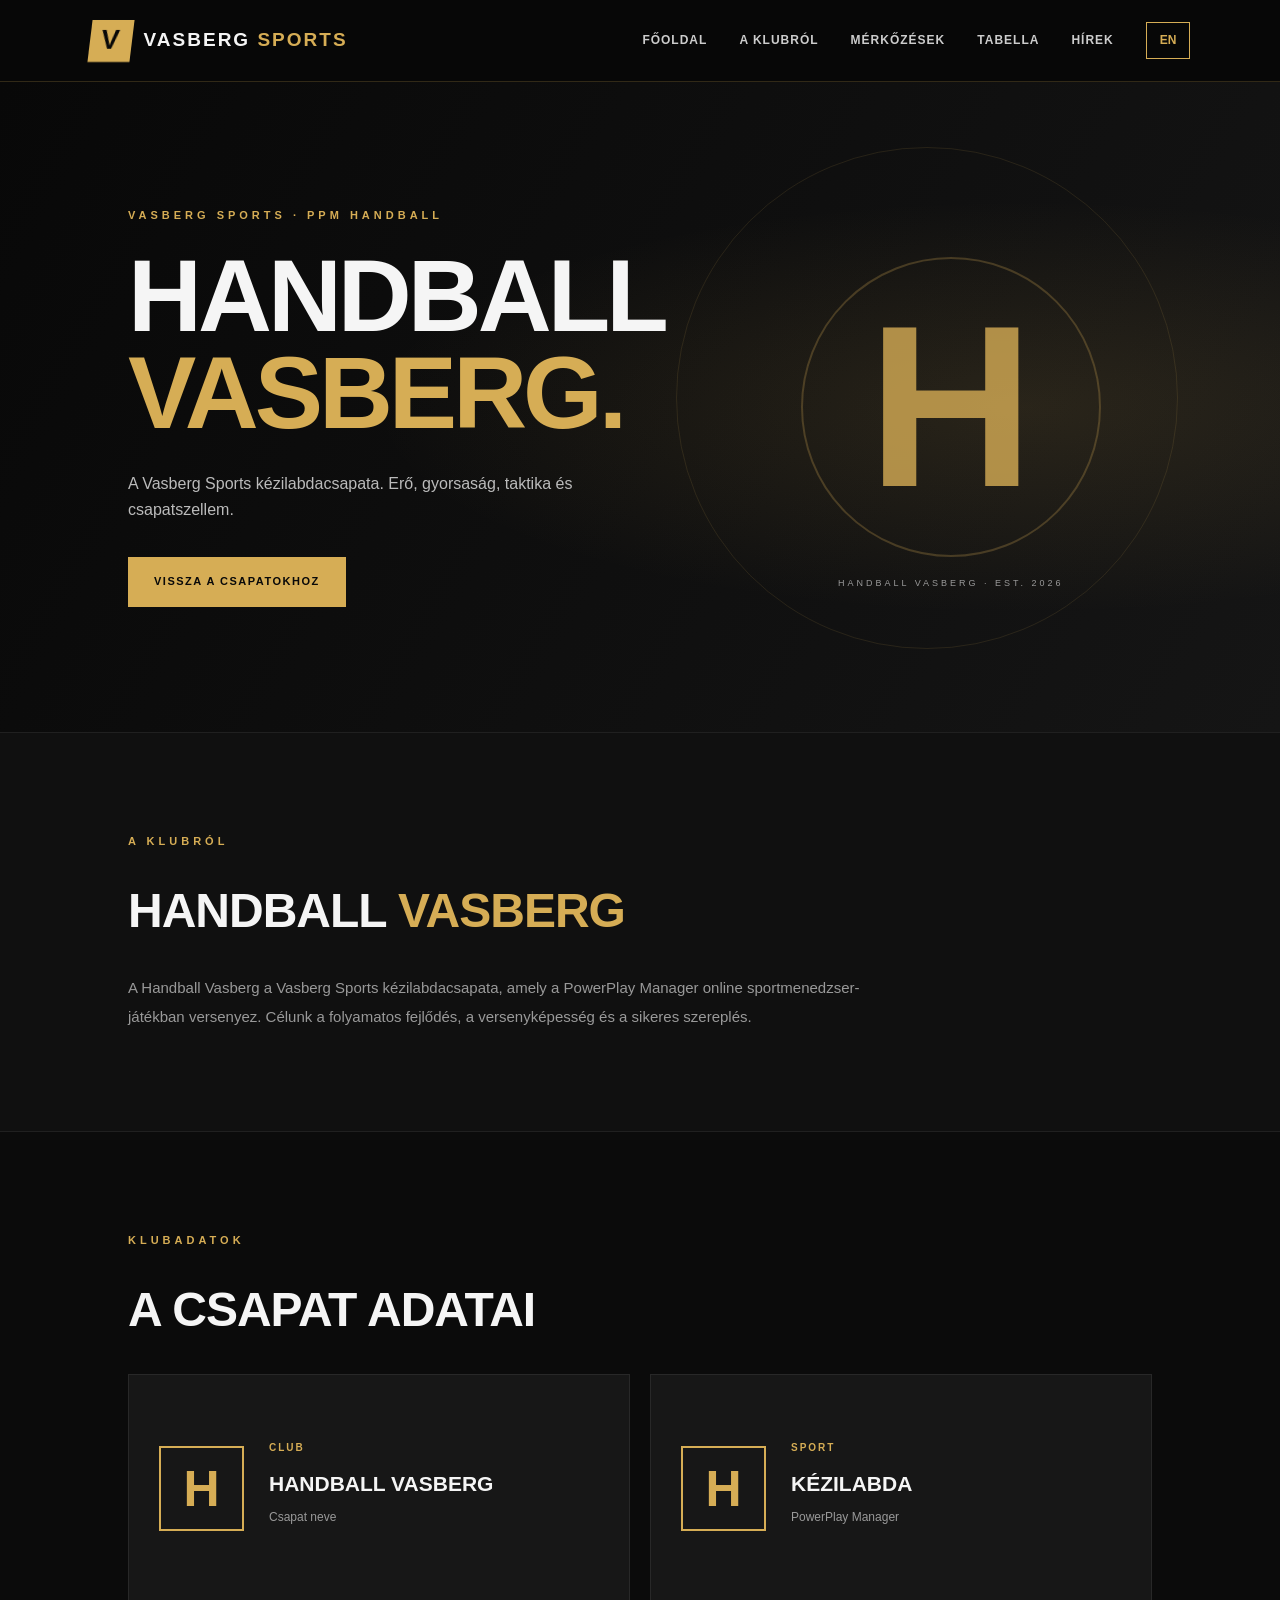
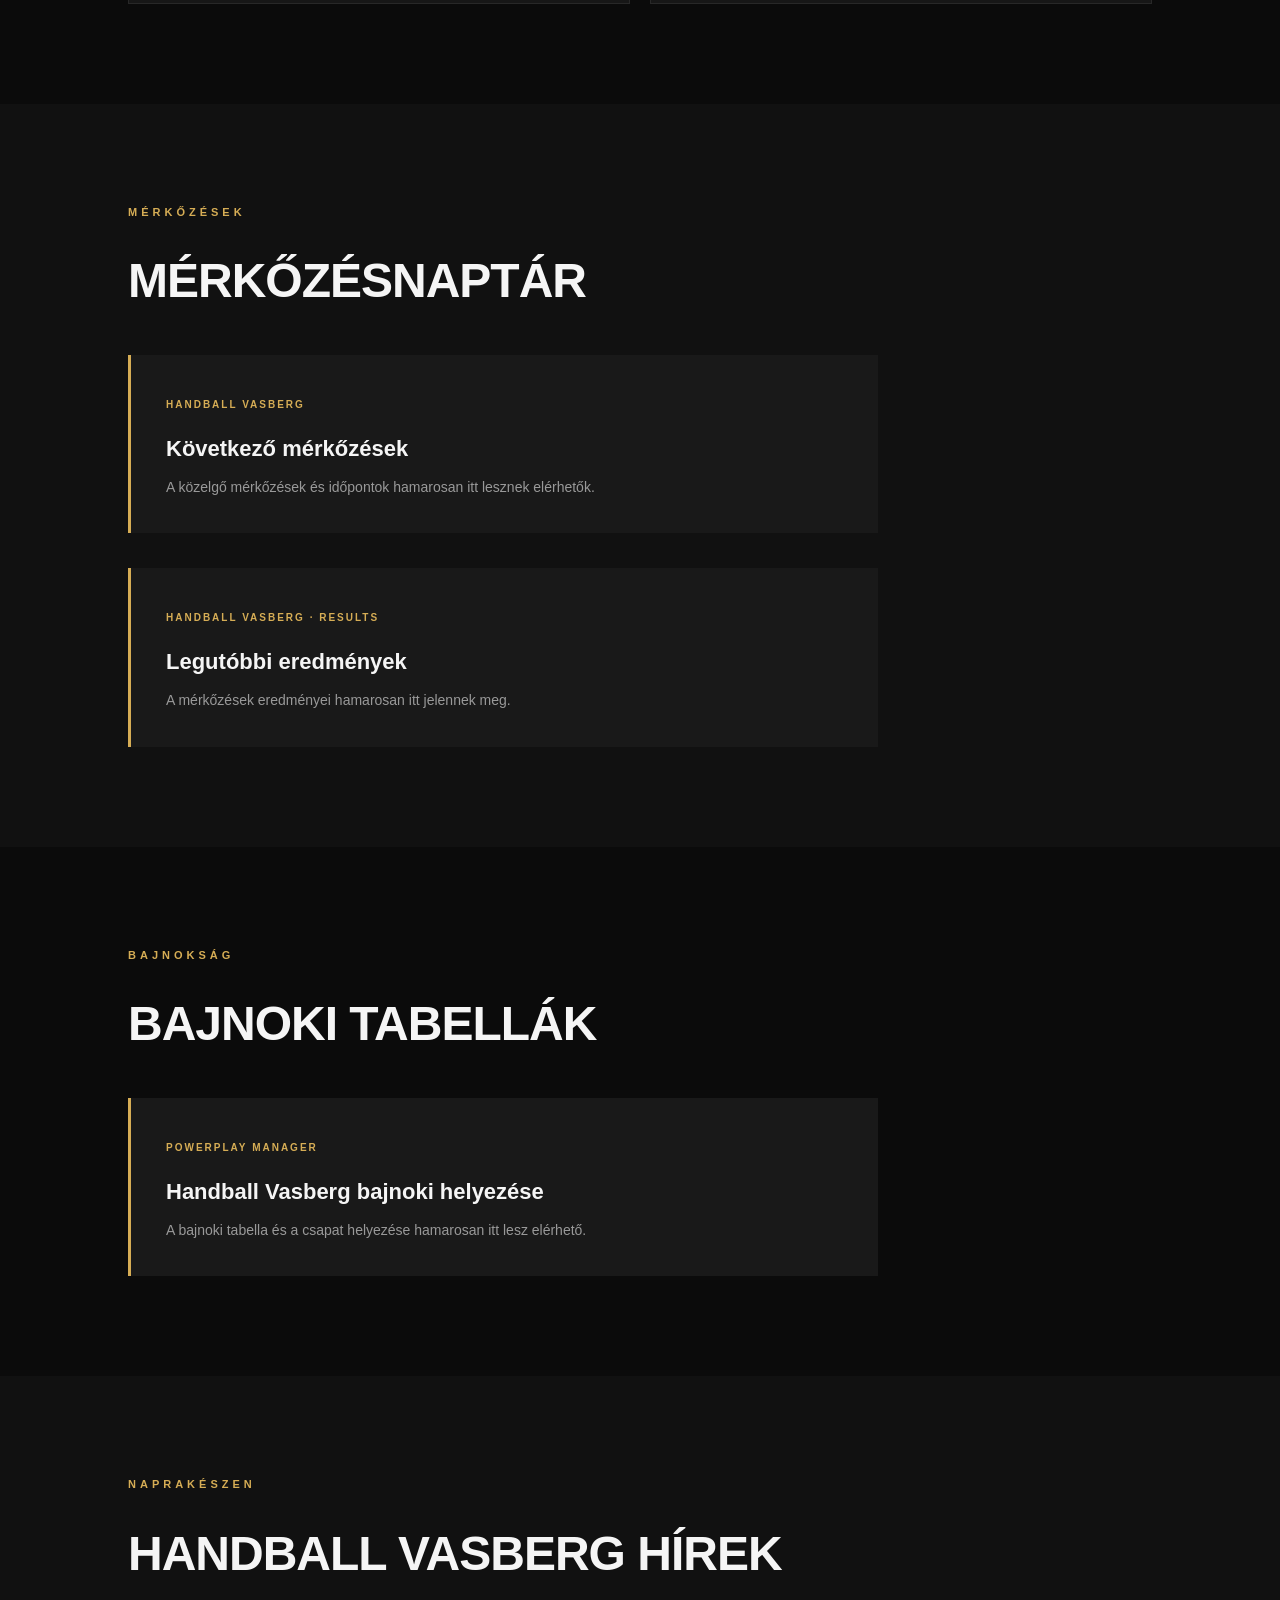
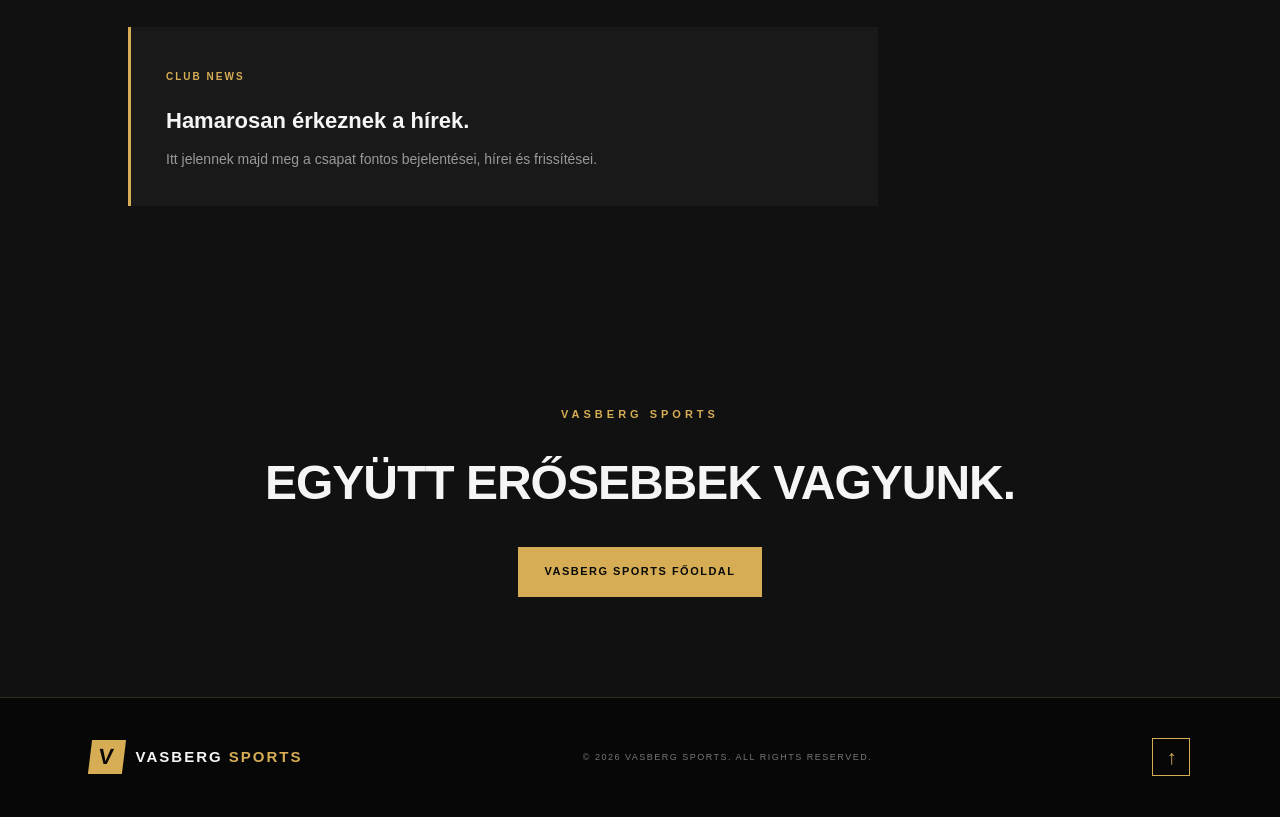
<file: handball.html>
<!DOCTYPE html>
<html lang="hu">
<head>
  <meta charset="UTF-8">
  <meta name="viewport" content="width=device-width, initial-scale=1.0">
  <meta name="theme-color" content="#0b0b0b">
  <meta name="description" content="Handball Vasberg – Vasberg Sports">
  <title>Handball Vasberg | Vasberg Sports</title>

  <link rel="stylesheet" href="styles.css">
  <script src="script.js" defer></script>
</head>


<script src="team-data.js"></script>

  
<body>

<header class="site-header">
  <a class="brand" href="index.html">
    <span class="brand-mark">V</span>
    <span>VASBERG <span class="gold">SPORTS</span></span>
  </a>

  <button class="menu-toggle" id="menuToggle" aria-label="Menu">☰</button>

  <nav class="nav" id="mainNav">
    <a href="index.html" data-hu="Főoldal" data-en="Home">Főoldal</a>
    <a href="#club" data-hu="A klubról" data-en="About">A klubról</a>
    <a href="#matches" data-hu="Mérkőzések" data-en="Matches">Mérkőzések</a>
    <a href="#standings" data-hu="Tabella" data-en="Standings">Tabella</a>
    <a href="#news" data-hu="Hírek" data-en="News">Hírek</a>
    <button class="language-toggle" id="languageToggle">EN</button>
  </nav>
</header>

<main>

<!-- HERO -->

<section class="hero team-hero" id="home">
  <div class="hero-content">

    <p class="eyebrow">VASBERG SPORTS · PPM HANDBALL</p>

    <h1>HANDBALL<br><span class="gold">VASBERG.</span></h1>

    <p class="hero-text"
       data-hu="A Vasberg Sports kézilabdacsapata. Erő, gyorsaság, taktika és csapatszellem."
       data-en="The handball team of Vasberg Sports. Strength, speed, tactics and teamwork.">
      A Vasberg Sports kézilabdacsapata. Erő, gyorsaság, taktika és csapatszellem.
    </p>

    <a href="index.html#clubs" class="button button-gold"
       data-hu="VISSZA A CSAPATOKHOZ"
       data-en="BACK TO OUR CLUBS">
      VISSZA A CSAPATOKHOZ
    </a>

  </div>

  <div class="hero-decoration">
    <span class="hero-v">H</span>
    <span class="hero-caption">HANDBALL VASBERG · EST. 2026</span>
  </div>
</section>

<!-- ABOUT -->

<section class="section intro" id="club">

  <p class="eyebrow" data-hu="A KLUBRÓL" data-en="ABOUT THE CLUB">
    A KLUBRÓL
  </p>

  <h2>HANDBALL <span class="gold">VASBERG</span></h2>

  <p class="section-text"
     data-hu="A Handball Vasberg a Vasberg Sports kézilabdacsapata, amely a PowerPlay Manager online sportmenedzser-játékban versenyez. Célunk a folyamatos fejlődés, a versenyképesség és a sikeres szereplés."
     data-en="Handball Vasberg is the handball team of Vasberg Sports, competing in the PowerPlay Manager online sports management game. Our goals are continuous development, competitiveness and success.">
    A Handball Vasberg a Vasberg Sports kézilabdacsapata, amely a PowerPlay Manager online sportmenedzser-játékban versenyez. Célunk a folyamatos fejlődés, a versenyképesség és a sikeres szereplés.
  </p>

</section>

<!-- CLUB INFORMATION -->

<section class="section">

  <p class="eyebrow" data-hu="KLUBADATOK" data-en="CLUB INFORMATION">
    KLUBADATOK
  </p>

  <h2 data-hu="A CSAPAT ADATAI" data-en="TEAM INFORMATION">
    A CSAPAT ADATAI
  </h2>

  <div class="club-grid">

    <article class="club-card">
      <div class="club-symbol">H</div>
      <div class="club-info">
        <span class="club-type">CLUB</span>
        <h3>HANDBALL VASBERG</h3>
        <p data-hu="Csapat neve" data-en="Team name">Csapat neve</p>
      </div>
    </article>

    <article class="club-card">
      <div class="club-symbol">H</div>
      <div class="club-info">
        <span class="club-type">SPORT</span>
        <h3 data-hu="KÉZILABDA" data-en="HANDBALL">KÉZILABDA</h3>
        <p>PowerPlay Manager</p>
      </div>
    </article>

  </div>

</section>

<!-- MATCHES -->

<section class="section news-section" id="matches">

  <p class="eyebrow" data-hu="MÉRKŐZÉSEK" data-en="MATCHES">
    MÉRKŐZÉSEK
  </p>

  <h2 data-hu="MÉRKŐZÉSNAPTÁR" data-en="MATCH SCHEDULE">
    MÉRKŐZÉSNAPTÁR
  </h2>

  <div class="news-placeholder">

    <span class="news-date">HANDBALL VASBERG</span>

    <h3 data-hu="Következő mérkőzések"
        data-en="Upcoming matches">
      Következő mérkőzések
    </h3>

    <p data-hu="A közelgő mérkőzések és időpontok hamarosan itt lesznek elérhetők."
       data-en="Upcoming matches and fixtures will be published here soon.">
      A közelgő mérkőzések és időpontok hamarosan itt lesznek elérhetők.
    </p>

  </div>

  <div class="news-placeholder">

    <span class="news-date">HANDBALL VASBERG · RESULTS</span>

    <h3 data-hu="Legutóbbi eredmények"
        data-en="Latest results">
      Legutóbbi eredmények
    </h3>

    <p data-hu="A mérkőzések eredményei hamarosan itt jelennek meg."
       data-en="Match results will be displayed here soon.">
      A mérkőzések eredményei hamarosan itt jelennek meg.
    </p>

  </div>

</section>

<!-- STANDINGS -->

<section class="section" id="standings">

  <p class="eyebrow" data-hu="BAJNOKSÁG" data-en="LEAGUE">
    BAJNOKSÁG
  </p>

  <h2 data-hu="BAJNOKI TABELLÁK"
      data-en="LEAGUE STANDINGS">
    BAJNOKI TABELLÁK
  </h2>

  <div class="news-placeholder">

    <span class="news-date">POWERPLAY MANAGER</span>

    <h3 data-hu="Handball Vasberg bajnoki helyezése"
        data-en="Handball Vasberg league position">
      Handball Vasberg bajnoki helyezése
    </h3>

    <p data-hu="A bajnoki tabella és a csapat helyezése hamarosan itt lesz elérhető."
       data-en="League standings and the team's position will be available here soon.">
      A bajnoki tabella és a csapat helyezése hamarosan itt lesz elérhető.
    </p>

  </div>

</section>

<!-- NEWS -->

<section class="section news-section" id="news">

  <p class="eyebrow" data-hu="NAPRAKÉSZEN" data-en="STAY UPDATED">
    NAPRAKÉSZEN
  </p>

  <h2 data-hu="HANDBALL VASBERG HÍREK"
      data-en="HANDBALL VASBERG NEWS">
    HANDBALL VASBERG HÍREK
  </h2>

  <div class="news-placeholder">

    <span class="news-date">CLUB NEWS</span>

    <h3 data-hu="Hamarosan érkeznek a hírek."
        data-en="News coming soon.">
      Hamarosan érkeznek a hírek.
    </h3>

    <p data-hu="Itt jelennek majd meg a csapat fontos bejelentései, hírei és frissítései."
       data-en="Important team announcements, news and updates will appear here.">
      Itt jelennek majd meg a csapat fontos bejelentései, hírei és frissítései.
    </p>

  </div>

</section>

<!-- BACK TO HOME -->

<section class="section contact-section">

  <p class="eyebrow">VASBERG SPORTS</p>

  <h2 data-hu="EGYÜTT ERŐSEBBEK VAGYUNK."
      data-en="STRONGER TOGETHER.">
    EGYÜTT ERŐSEBBEK VAGYUNK.
  </h2>

  <a href="index.html" class="button button-gold"
     data-hu="VASBERG SPORTS FŐOLDAL"
     data-en="VASBERG SPORTS HOME">
    VASBERG SPORTS FŐOLDAL
  </a>

</section>

</main>

<footer class="site-footer">

  <a class="brand footer-brand" href="index.html">
    <span class="brand-mark">V</span>
    <span>VASBERG <span class="gold">SPORTS</span></span>
  </a>

  <p>© 2026 VASBERG SPORTS · HANDBALL VASBERG</p>

  <a href="#home" class="back-top">↑</a>

</footer>

</body>
</html>
</file>
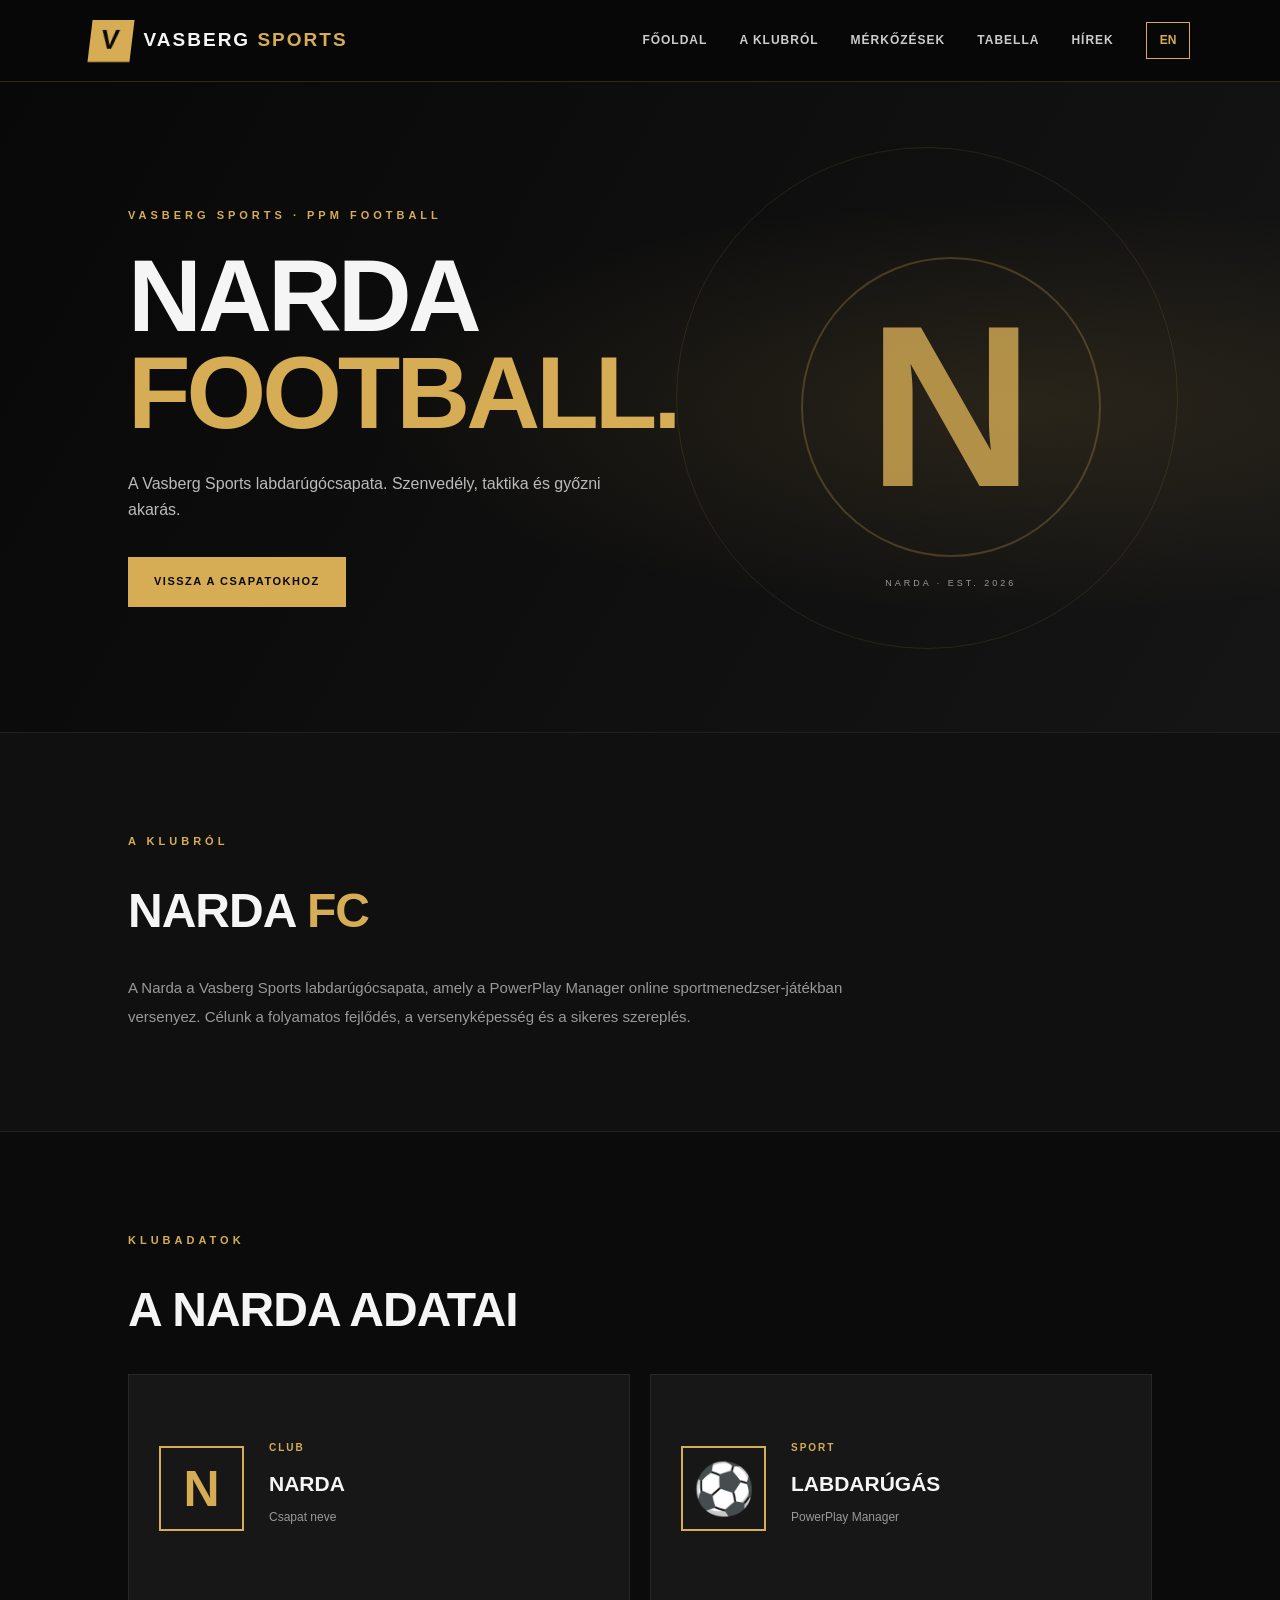
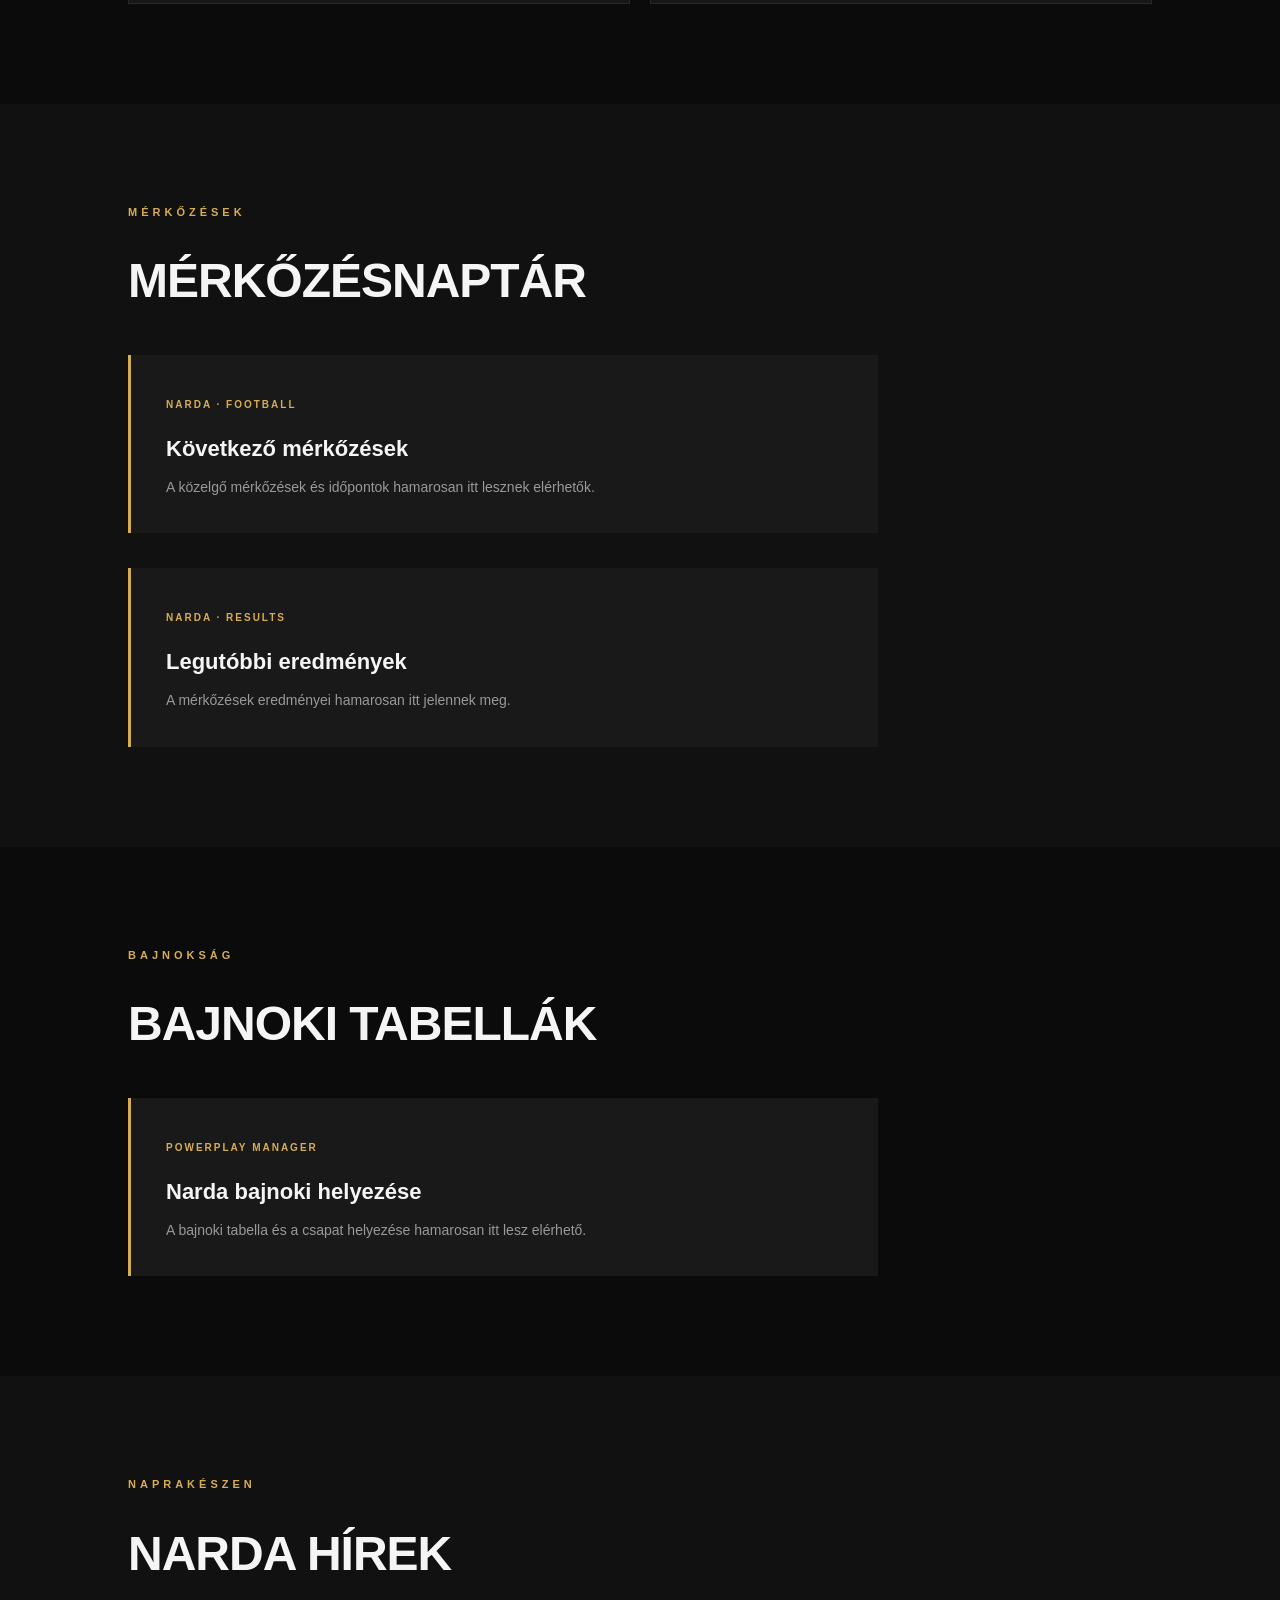
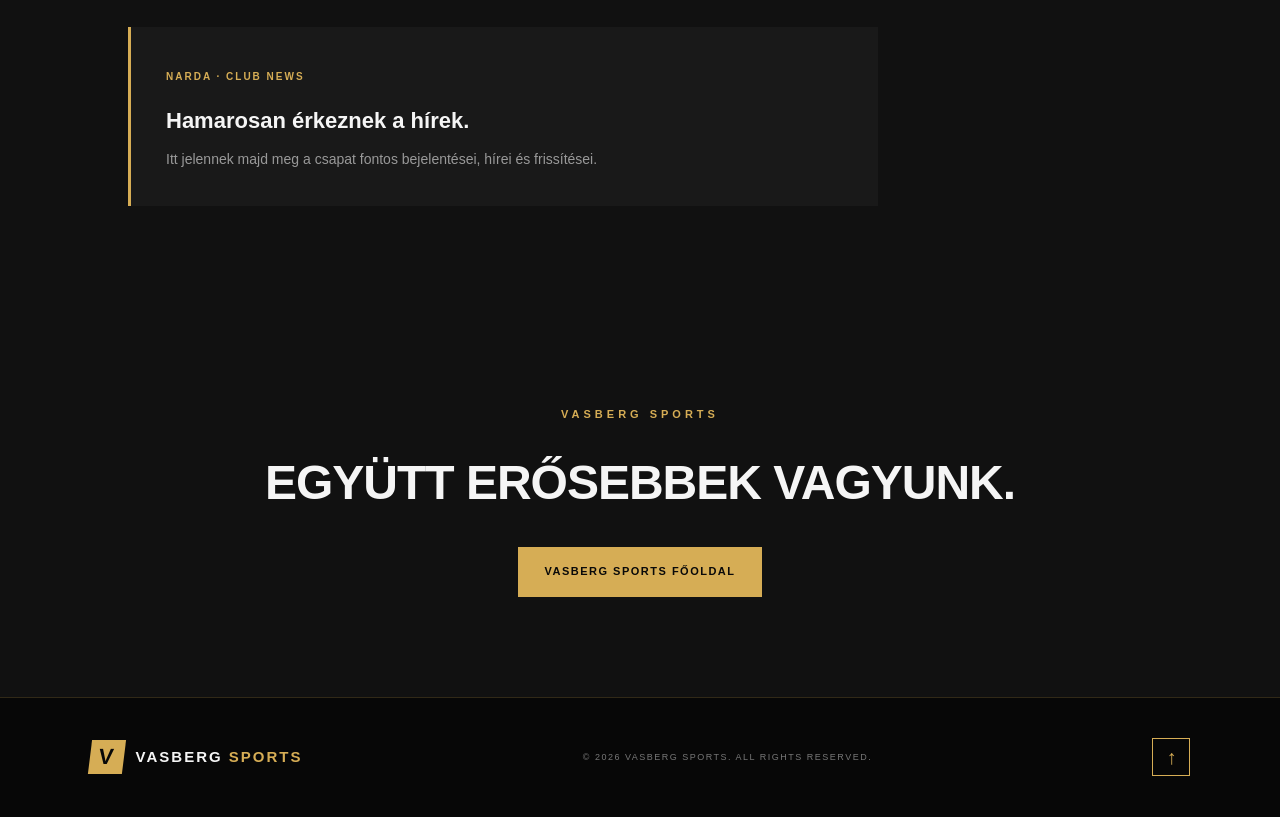
<file: narda.html>
<!DOCTYPE html>
<html lang="hu">
<head>
  <meta charset="UTF-8">
  <meta name="viewport" content="width=device-width, initial-scale=1.0">
  <meta name="theme-color" content="#0b0b0b">
  <meta name="description" content="Narda Football – Vasberg Sports">
  <title>Narda Football | Vasberg Sports</title>

  <link rel="stylesheet" href="styles.css">
  <script src="script.js" defer></script>
</head>

<script src="team-data.js"></script>

<body>

<!-- HEADER -->

<header class="site-header">

  <a class="brand" href="index.html">
    <span class="brand-mark">V</span>
    <span>VASBERG <span class="gold">SPORTS</span></span>
  </a>

  <button class="menu-toggle" id="menuToggle" aria-label="Menu">☰</button>

  <nav class="nav" id="mainNav">
    <a href="index.html" data-hu="Főoldal" data-en="Home">Főoldal</a>
    <a href="#club" data-hu="A klubról" data-en="About">A klubról</a>
    <a href="#matches" data-hu="Mérkőzések" data-en="Matches">Mérkőzések</a>
    <a href="#standings" data-hu="Tabella" data-en="Standings">Tabella</a>
    <a href="#news" data-hu="Hírek" data-en="News">Hírek</a>
    <button class="language-toggle" id="languageToggle">EN</button>
  </nav>

</header>

<main>

<!-- HERO -->

<section class="hero team-hero" id="home">

  <div class="hero-content">

    <p class="eyebrow">VASBERG SPORTS · PPM FOOTBALL</p>

    <h1>NARDA<br><span class="gold">FOOTBALL.</span></h1>

    <p class="hero-text"
       data-hu="A Vasberg Sports labdarúgócsapata. Szenvedély, taktika és győzni akarás."
       data-en="The football team of Vasberg Sports. Passion, tactics and the will to win.">
      A Vasberg Sports labdarúgócsapata. Szenvedély, taktika és győzni akarás.
    </p>

    <a href="index.html#clubs" class="button button-gold"
       data-hu="VISSZA A CSAPATOKHOZ"
       data-en="BACK TO OUR CLUBS">
      VISSZA A CSAPATOKHOZ
    </a>

  </div>

  <div class="hero-decoration">
    <span class="hero-v">N</span>
    <span class="hero-caption">NARDA · EST. 2026</span>
  </div>

</section>

<!-- CLUB INTRODUCTION -->

<section class="section intro" id="club">

  <p class="eyebrow" data-hu="A KLUBRÓL" data-en="ABOUT THE CLUB">
    A KLUBRÓL
  </p>

  <h2>NARDA <span class="gold">FC</span></h2>

  <p class="section-text"
     data-hu="A Narda a Vasberg Sports labdarúgócsapata, amely a PowerPlay Manager online sportmenedzser-játékban versenyez. Célunk a folyamatos fejlődés, a versenyképesség és a sikeres szereplés."
     data-en="Narda is the football team of Vasberg Sports, competing in the PowerPlay Manager online sports management game. Our goals are continuous development, competitiveness and success.">
    A Narda a Vasberg Sports labdarúgócsapata, amely a PowerPlay Manager online sportmenedzser-játékban versenyez. Célunk a folyamatos fejlődés, a versenyképesség és a sikeres szereplés.
  </p>

</section>

<!-- CLUB INFORMATION -->

<section class="section">

  <p class="eyebrow" data-hu="KLUBADATOK" data-en="CLUB INFORMATION">
    KLUBADATOK
  </p>

  <h2 data-hu="A NARDA ADATAI" data-en="NARDA DETAILS">
    A NARDA ADATAI
  </h2>

  <div class="club-grid">

    <article class="club-card">
      <div class="club-symbol">N</div>
      <div class="club-info">
        <span class="club-type">CLUB</span>
        <h3>NARDA</h3>
        <p data-hu="Csapat neve" data-en="Team name">Csapat neve</p>
      </div>
    </article>

    <article class="club-card">
      <div class="club-symbol">⚽</div>
      <div class="club-info">
        <span class="club-type">SPORT</span>
        <h3 data-hu="LABDARÚGÁS" data-en="FOOTBALL">LABDARÚGÁS</h3>
        <p>PowerPlay Manager</p>
      </div>
    </article>

  </div>

</section>

<!-- MATCHES -->

<section class="section news-section" id="matches">

  <p class="eyebrow" data-hu="MÉRKŐZÉSEK" data-en="MATCHES">
    MÉRKŐZÉSEK
  </p>

  <h2 data-hu="MÉRKŐZÉSNAPTÁR" data-en="MATCH SCHEDULE">
    MÉRKŐZÉSNAPTÁR
  </h2>

  <div class="news-placeholder">

    <span class="news-date">NARDA · FOOTBALL</span>

    <h3 data-hu="Következő mérkőzések"
        data-en="Upcoming matches">
      Következő mérkőzések
    </h3>

    <p data-hu="A közelgő mérkőzések és időpontok hamarosan itt lesznek elérhetők."
       data-en="Upcoming matches and fixtures will be published here soon.">
      A közelgő mérkőzések és időpontok hamarosan itt lesznek elérhetők.
    </p>

  </div>

  <div class="news-placeholder">

    <span class="news-date">NARDA · RESULTS</span>

    <h3 data-hu="Legutóbbi eredmények"
        data-en="Latest results">
      Legutóbbi eredmények
    </h3>

    <p data-hu="A mérkőzések eredményei hamarosan itt jelennek meg."
       data-en="Match results will be displayed here soon.">
      A mérkőzések eredményei hamarosan itt jelennek meg.
    </p>

  </div>

</section>

<!-- STANDINGS -->

<section class="section" id="standings">

  <p class="eyebrow" data-hu="BAJNOKSÁG" data-en="LEAGUE">
    BAJNOKSÁG
  </p>

  <h2 data-hu="BAJNOKI TABELLÁK"
      data-en="LEAGUE STANDINGS">
    BAJNOKI TABELLÁK
  </h2>

  <div class="news-placeholder">

    <span class="news-date">POWERPLAY MANAGER</span>

    <h3 data-hu="Narda bajnoki helyezése"
        data-en="Narda league position">
      Narda bajnoki helyezése
    </h3>

    <p data-hu="A bajnoki tabella és a csapat helyezése hamarosan itt lesz elérhető."
       data-en="League standings and the team's position will be available here soon.">
      A bajnoki tabella és a csapat helyezése hamarosan itt lesz elérhető.
    </p>

  </div>

</section>

<!-- NEWS -->

<section class="section news-section" id="news">

  <p class="eyebrow" data-hu="NAPRAKÉSZEN" data-en="STAY UPDATED">
    NAPRAKÉSZEN
  </p>

  <h2 data-hu="NARDA HÍREK" data-en="NARDA NEWS">
    NARDA HÍREK
  </h2>

  <div class="news-placeholder">

    <span class="news-date">NARDA · CLUB NEWS</span>

    <h3 data-hu="Hamarosan érkeznek a hírek."
        data-en="News coming soon.">
      Hamarosan érkeznek a hírek.
    </h3>

    <p data-hu="Itt jelennek majd meg a csapat fontos bejelentései, hírei és frissítései."
       data-en="Important team announcements, news and updates will appear here.">
      Itt jelennek majd meg a csapat fontos bejelentései, hírei és frissítései.
    </p>

  </div>

</section>

<!-- BACK TO HOME -->

<section class="section contact-section">

  <p class="eyebrow">VASBERG SPORTS</p>

  <h2 data-hu="EGYÜTT ERŐSEBBEK VAGYUNK."
      data-en="STRONGER TOGETHER.">
    EGYÜTT ERŐSEBBEK VAGYUNK.
  </h2>

  <a href="index.html" class="button button-gold"
     data-hu="VASBERG SPORTS FŐOLDAL"
     data-en="VASBERG SPORTS HOME">
    VASBERG SPORTS FŐOLDAL
  </a>

</section>

</main>

<!-- FOOTER -->

<footer class="site-footer">

  <a class="brand footer-brand" href="index.html">
    <span class="brand-mark">V</span>
    <span>VASBERG <span class="gold">SPORTS</span></span>
  </a>

  <p>© 2026 VASBERG SPORTS · NARDA FOOTBALL</p>

  <a href="#home" class="back-top">↑</a>

</footer>

</body>
</html>
</file>
<file: styles.css>
/* =====================================
   VASBERG SPORTS - MAIN STYLESHEET
   Black & Gold Premium Sports Design
===================================== */

/* RESET */

* {
  margin: 0;
  padding: 0;
  box-sizing: border-box;
}

html {
  scroll-behavior: smooth;
  scroll-padding-top: 90px;
}

body {
  background: #0b0b0b;
  color: #f5f5f5;
  font-family: Arial, Helvetica, sans-serif;
  line-height: 1.6;
  overflow-x: hidden;
}

a {
  color: inherit;
  text-decoration: none;
}

button {
  font: inherit;
}

/* COLORS */

:root {
  --black: #0b0b0b;
  --dark: #111111;
  --dark-card: #171717;
  --gold: #d6ad55;
  --gold-light: #f0d28a;
  --white: #f5f5f5;
  --gray: #999999;
  --border: rgba(214, 173, 85, 0.2);
}

/* HEADER */

.site-header {
  width: 100%;
  min-height: 82px;
  padding: 0 7%;
  display: flex;
  align-items: center;
  justify-content: space-between;
  background: rgba(8, 8, 8, 0.97);
  border-bottom: 1px solid var(--border);
  position: sticky;
  top: 0;
  z-index: 1000;
}

.brand {
  display: flex;
  align-items: center;
  gap: 12px;
  font-size: 19px;
  font-weight: 900;
  letter-spacing: 2px;
}

.brand-mark {
  width: 42px;
  height: 42px;
  display: flex;
  align-items: center;
  justify-content: center;
  background: var(--gold);
  color: #080808;
  font-size: 27px;
  font-weight: 900;
  transform: skew(-7deg);
}

.gold {
  color: var(--gold);
}

.nav {
  display: flex;
  align-items: center;
  gap: 32px;
}

.nav a {
  color: #cccccc;
  font-size: 12px;
  font-weight: 700;
  letter-spacing: 1px;
  text-transform: uppercase;
  transition: color 0.3s ease;
}

.nav a:hover {
  color: var(--gold);
}

.language-toggle {
  background: transparent;
  border: 1px solid var(--gold);
  color: var(--gold);
  padding: 8px 13px;
  cursor: pointer;
  font-size: 12px;
  font-weight: 800;
  transition: 0.3s;
}

.language-toggle:hover {
  background: var(--gold);
  color: var(--black);
}

.menu-toggle {
  display: none;
  background: transparent;
  border: 0;
  color: var(--gold);
  font-size: 27px;
  cursor: pointer;
}

/* HERO */

.hero {
  min-height: 650px;
  padding: 100px 10%;
  display: flex;
  align-items: center;
  justify-content: space-between;
  position: relative;
  overflow: hidden;
  background:
    radial-gradient(ellipse at 80% 50%, rgba(214, 173, 85, 0.12), transparent 45%),
    linear-gradient(120deg, #080808 0%, #151515 100%);
}

.hero::before {
  content: "";
  position: absolute;
  width: 500px;
  height: 500px;
  right: 8%;
  top: 10%;
  border: 1px solid rgba(214, 173, 85, 0.12);
  border-radius: 50%;
}

.hero-content {
  max-width: 650px;
  position: relative;
  z-index: 2;
}

.eyebrow {
  color: var(--gold);
  font-size: 11px;
  font-weight: 800;
  letter-spacing: 4px;
  margin-bottom: 22px;
  text-transform: uppercase;
}

.hero h1 {
  font-size: clamp(55px, 8vw, 105px);
  font-weight: 900;
  line-height: 0.95;
  letter-spacing: -4px;
  margin-bottom: 30px;
}

.hero-text {
  color: #bbbbbb;
  font-size: 16px;
  max-width: 520px;
  margin-bottom: 35px;
}

.button {
  display: inline-block;
  padding: 15px 25px;
  font-size: 11px;
  font-weight: 900;
  letter-spacing: 1.5px;
  text-align: center;
  transition: all 0.3s ease;
}

.button-gold {
  background: var(--gold);
  color: #090909;
  border: 1px solid var(--gold);
}

.button-gold:hover {
  background: transparent;
  color: var(--gold);
}

.button-outline {
  border: 1px solid var(--gold);
  color: var(--gold);
}

.button-outline:hover {
  background: var(--gold);
  color: #080808;
}

.hero-decoration {
  width: 300px;
  height: 300px;
  border: 2px solid rgba(214, 173, 85, 0.25);
  border-radius: 50%;
  display: flex;
  align-items: center;
  justify-content: center;
  position: relative;
  margin-right: 5%;
}

.hero-v {
  color: rgba(214, 173, 85, 0.8);
  font-size: 230px;
  font-weight: 900;
  line-height: 1;
}

.hero-caption {
  position: absolute;
  bottom: -35px;
  color: var(--gray);
  font-size: 9px;
  letter-spacing: 3px;
  white-space: nowrap;
}

/* GENERAL SECTIONS */

.section {
  padding: 100px 10%;
}

.section h2 {
  font-size: clamp(30px, 4vw, 48px);
  font-weight: 900;
  letter-spacing: -1px;
  margin-bottom: 25px;
}

.section-text {
  max-width: 750px;
  color: var(--gray);
  font-size: 15px;
  line-height: 1.9;
}

.intro {
  background: #101010;
  border-top: 1px solid #202020;
  border-bottom: 1px solid #202020;
}

/* CLUBS */

.clubs-section {
  background: var(--black);
}

.section-heading {
  display: flex;
  justify-content: space-between;
  align-items: flex-end;
  margin-bottom: 45px;
}

.section-heading h2 {
  margin-bottom: 0;
}

.heading-number {
  color: var(--gold);
  font-size: 12px;
  letter-spacing: 2px;
  padding-bottom: 10px;
}

.club-grid {
  display: grid;
  grid-template-columns: repeat(2, minmax(0, 1fr));
  gap: 20px;
}

.club-card {
  min-height: 230px;
  padding: 30px;
  background: var(--dark-card);
  border: 1px solid #282828;
  display: flex;
  align-items: center;
  gap: 25px;
  transition: all 0.3s ease;
}

.club-card:hover {
  border-color: var(--gold);
  transform: translateY(-5px);
  background: #1c1c1c;
}

.club-symbol {
  width: 85px;
  height: 85px;
  flex-shrink: 0;
  display: flex;
  align-items: center;
  justify-content: center;
  border: 2px solid var(--gold);
  color: var(--gold);
  font-size: 50px;
  font-weight: 900;
}

.club-type {
  color: var(--gold);
  font-size: 10px;
  font-weight: 800;
  letter-spacing: 2px;
}

.club-info h3 {
  font-size: 21px;
  font-weight: 900;
  margin: 8px 0;
}

.club-info p {
  color: var(--gray);
  font-size: 12px;
  margin-bottom: 17px;
}

.text-link {
  color: var(--gold);
  font-size: 10px;
  font-weight: 900;
  letter-spacing: 1px;
}

.text-link:hover {
  color: var(--gold-light);
}

.club-card-coming {
  border-style: dashed;
  opacity: 0.75;
}

.club-card-coming .club-symbol {
  border-style: dashed;
}

/* NEWS */

.news-section {
  background: #111111;
}

.news-placeholder {
  margin-top: 35px;
  padding: 35px;
  max-width: 750px;
  background: #191919;
  border-left: 3px solid var(--gold);
}

.news-date {
  color: var(--gold);
  font-size: 10px;
  font-weight: 800;
  letter-spacing: 2px;
}

.news-placeholder h3 {
  font-size: 22px;
  margin: 15px 0 10px;
}

.news-placeholder p {
  color: var(--gray);
  font-size: 14px;
}

/* PARTNERS */

.partners-section {
  background: var(--black);
  text-align: center;
}

.partners-section .section-text {
  margin: 0 auto;
}

.sponsor-box {
  max-width: 700px;
  margin: 45px auto 0;
  padding: 50px 30px;
  border: 1px solid var(--border);
  background:
    linear-gradient(135deg, rgba(214, 173, 85, 0.08), transparent);
}

.sponsor-plus {
  display: block;
  color: var(--gold);
  font-size: 45px;
  font-weight: 300;
  margin-bottom: 10px;
}

.sponsor-box h3 {
  font-size: 24px;
  margin-bottom: 12px;
}

.sponsor-box p {
  color: var(--gray);
  font-size: 13px;
  margin-bottom: 25px;
}

/* CONTACT */

.contact-section {
  background: #111111;
  text-align: center;
}

.contact-section .section-text {
  margin: 0 auto 30px;
}

/* FOOTER */

.site-footer {
  min-height: 120px;
  padding: 30px 7%;
  display: flex;
  align-items: center;
  justify-content: space-between;
  gap: 20px;
  background: #070707;
  border-top: 1px solid var(--border);
}

.footer-brand {
  font-size: 15px;
}

.footer-brand .brand-mark {
  width: 34px;
  height: 34px;
  font-size: 22px;
}

.site-footer p {
  color: #777777;
  font-size: 9px;
  letter-spacing: 1.5px;
  text-align: center;
}

.back-top {
  width: 38px;
  height: 38px;
  display: flex;
  align-items: center;
  justify-content: center;
  border: 1px solid var(--gold);
  color: var(--gold);
  font-size: 20px;
  transition: 0.3s;
}

.back-top:hover {
  background: var(--gold);
  color: var(--black);
}

/* TABLET */

@media (max-width: 950px) {
  .hero {
    padding: 90px 7%;
  }

  .hero-decoration {
    width: 220px;
    height: 220px;
    margin-right: 0;
  }

  .hero-v {
    font-size: 170px;
  }

  .section {
    padding: 80px 7%;
  }

  .club-card {
    padding: 22px;
  }

  .club-symbol {
    width: 65px;
    height: 65px;
    font-size: 38px;
  }

  .club-info h3 {
    font-size: 17px;
  }
}

/* MOBILE */

@media (max-width: 700px) {
  .site-header {
    min-height: 70px;
    padding: 0 5%;
  }

  .brand {
    font-size: 16px;
    gap: 9px;
  }

  .brand-mark {
    width: 36px;
    height: 36px;
    font-size: 23px;
  }

  .menu-toggle {
    display: block;
  }

  .nav {
    display: none;
    position: absolute;
    top: 70px;
    left: 0;
    width: 100%;
    padding: 25px;
    background: #101010;
    border-bottom: 1px solid var(--border);
    flex-direction: column;
    align-items: stretch;
    gap: 20px;
  }

  .nav.active {
    display: flex;
  }

  .nav a {
    padding: 5px 0;
  }

  .language-toggle {
    align-self: flex-start;
  }

  .hero {
    min-height: 570px;
    padding: 85px 7%;
  }

  .hero h1 {
    font-size: clamp(53px, 14vw, 78px);
    letter-spacing: -3px;
  }

  .hero-text {
    font-size: 14px;
  }

  .hero-decoration {
    position: absolute;
    width: 180px;
    height: 180px;
    right: -55px;
    bottom: 35px;
    opacity: 0.25;
  }

  .hero-v {
    font-size: 140px;
  }

  .hero-caption {
    display: none;
  }

  .section {
    padding: 70px 7%;
  }

  .section h2 {
    font-size: 32px;
  }

  .section-heading {
    align-items: flex-start;
  }

  .heading-number {
    font-size: 10px;
    white-space: nowrap;
  }

  .club-grid {
    grid-template-columns: 1fr;
  }

  .club-card {
    min-height: 190px;
    padding: 22px;
    gap: 18px;
  }

  .club-symbol {
    width: 65px;
    height: 65px;
    font-size: 38px;
  }

  .club-info h3 {
    font-size: 17px;
  }

  .club-info p {
    font-size: 11px;
  }

  .news-placeholder {
    padding: 25px;
  }

  .sponsor-box {
    padding: 35px 20px;
  }

  .sponsor-box h3 {
    font-size: 20px;
  }

  .site-footer {
    padding: 30px 6%;
    flex-direction: column;
    text-align: center;
  }
}

/* SMALL MOBILE */

@media (max-width: 380px) {
  .brand {
    font-size: 14px;
  }

  .hero h1 {
    font-size: 49px;
  }

  .club-card {
    padding: 17px;
    gap: 13px;
  }

  .club-symbol {
    width: 55px;
    height: 55px;
    font-size: 32px;
  }

  .club-info h3 {
    font-size: 15px;
  }
}
</file>
